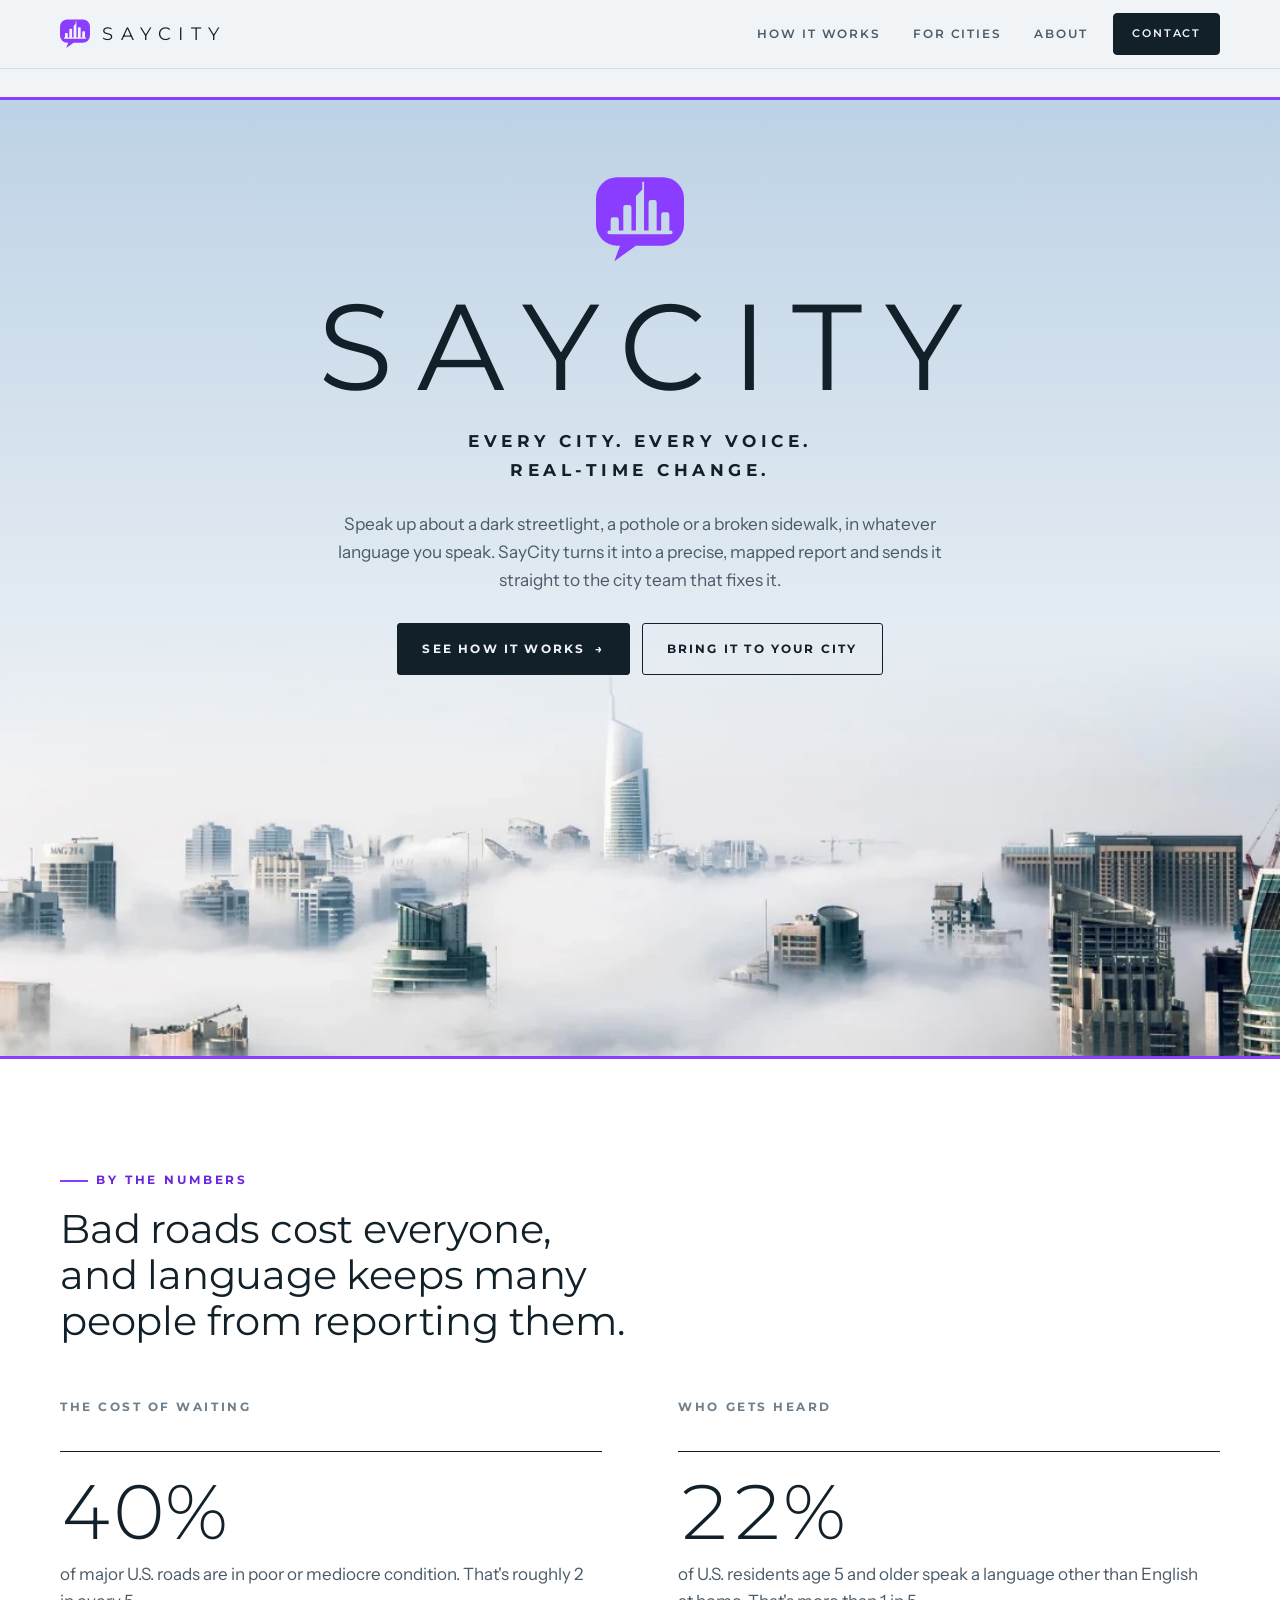
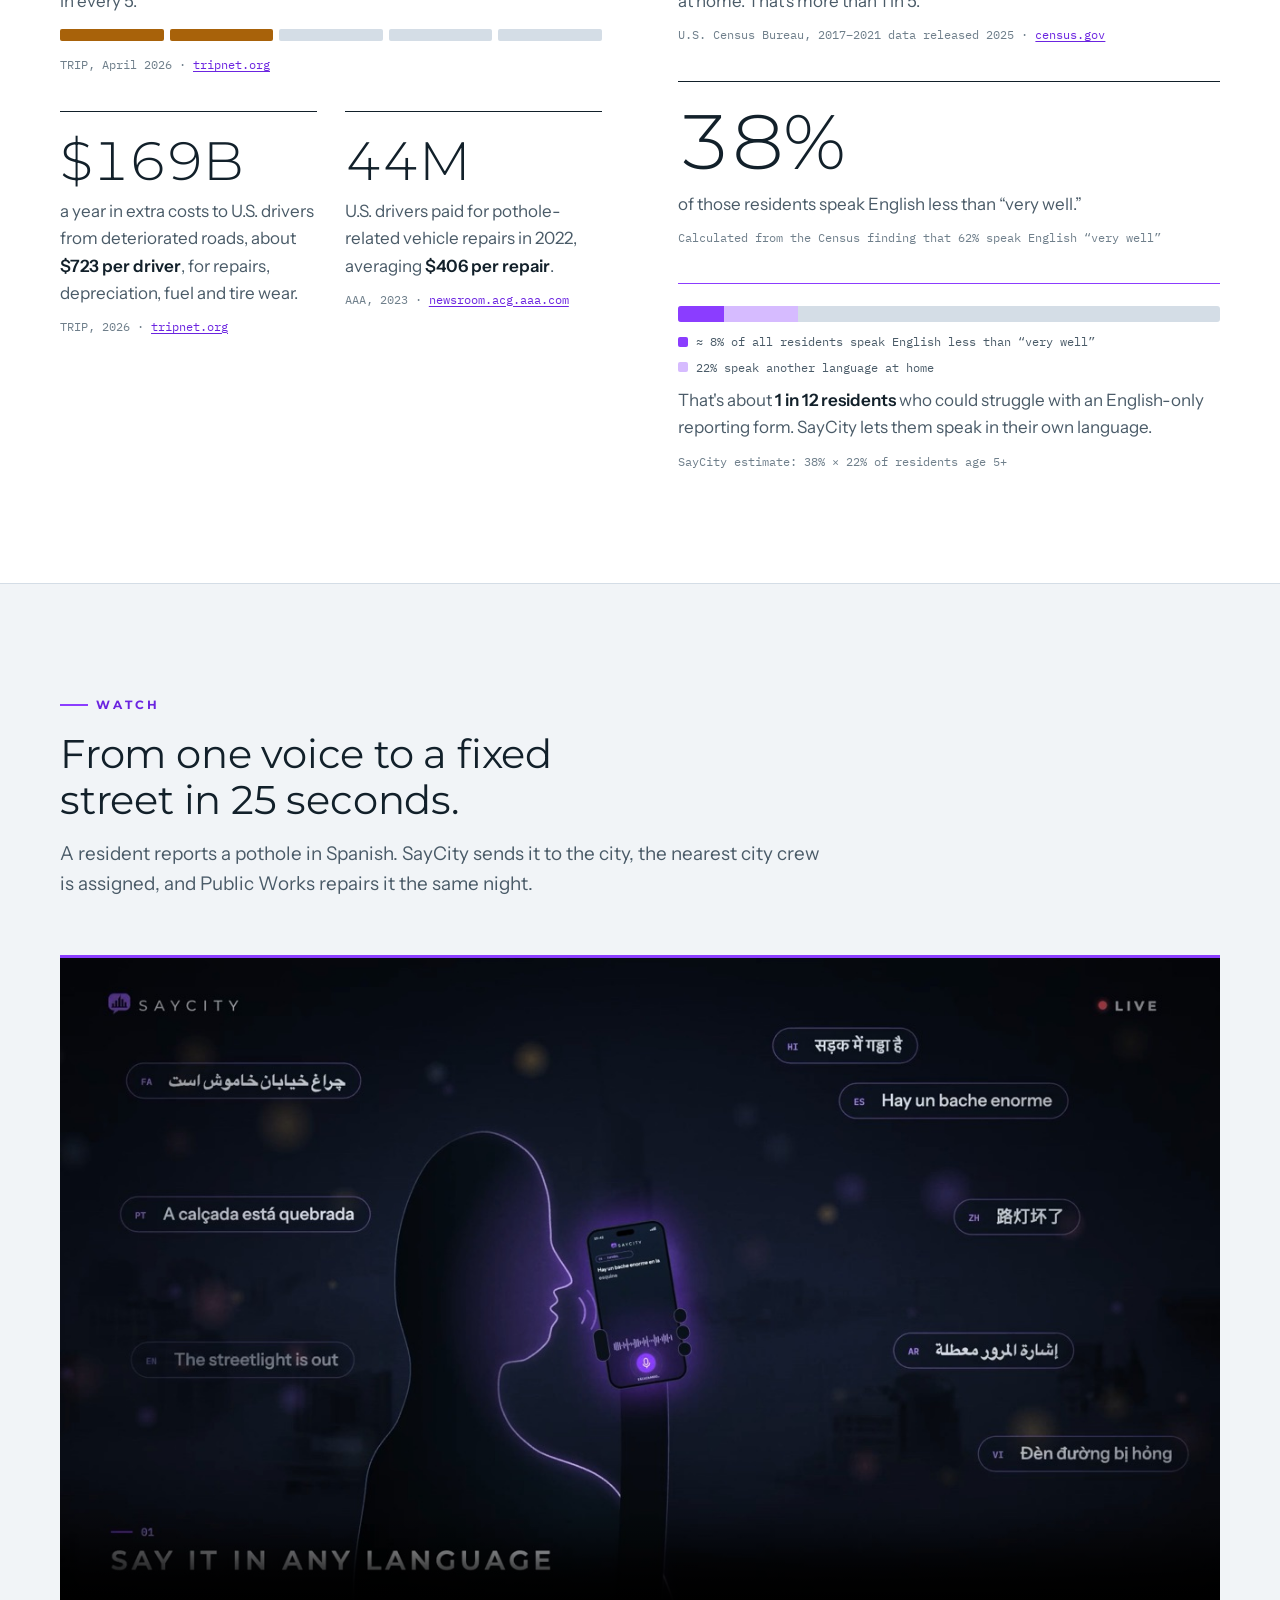
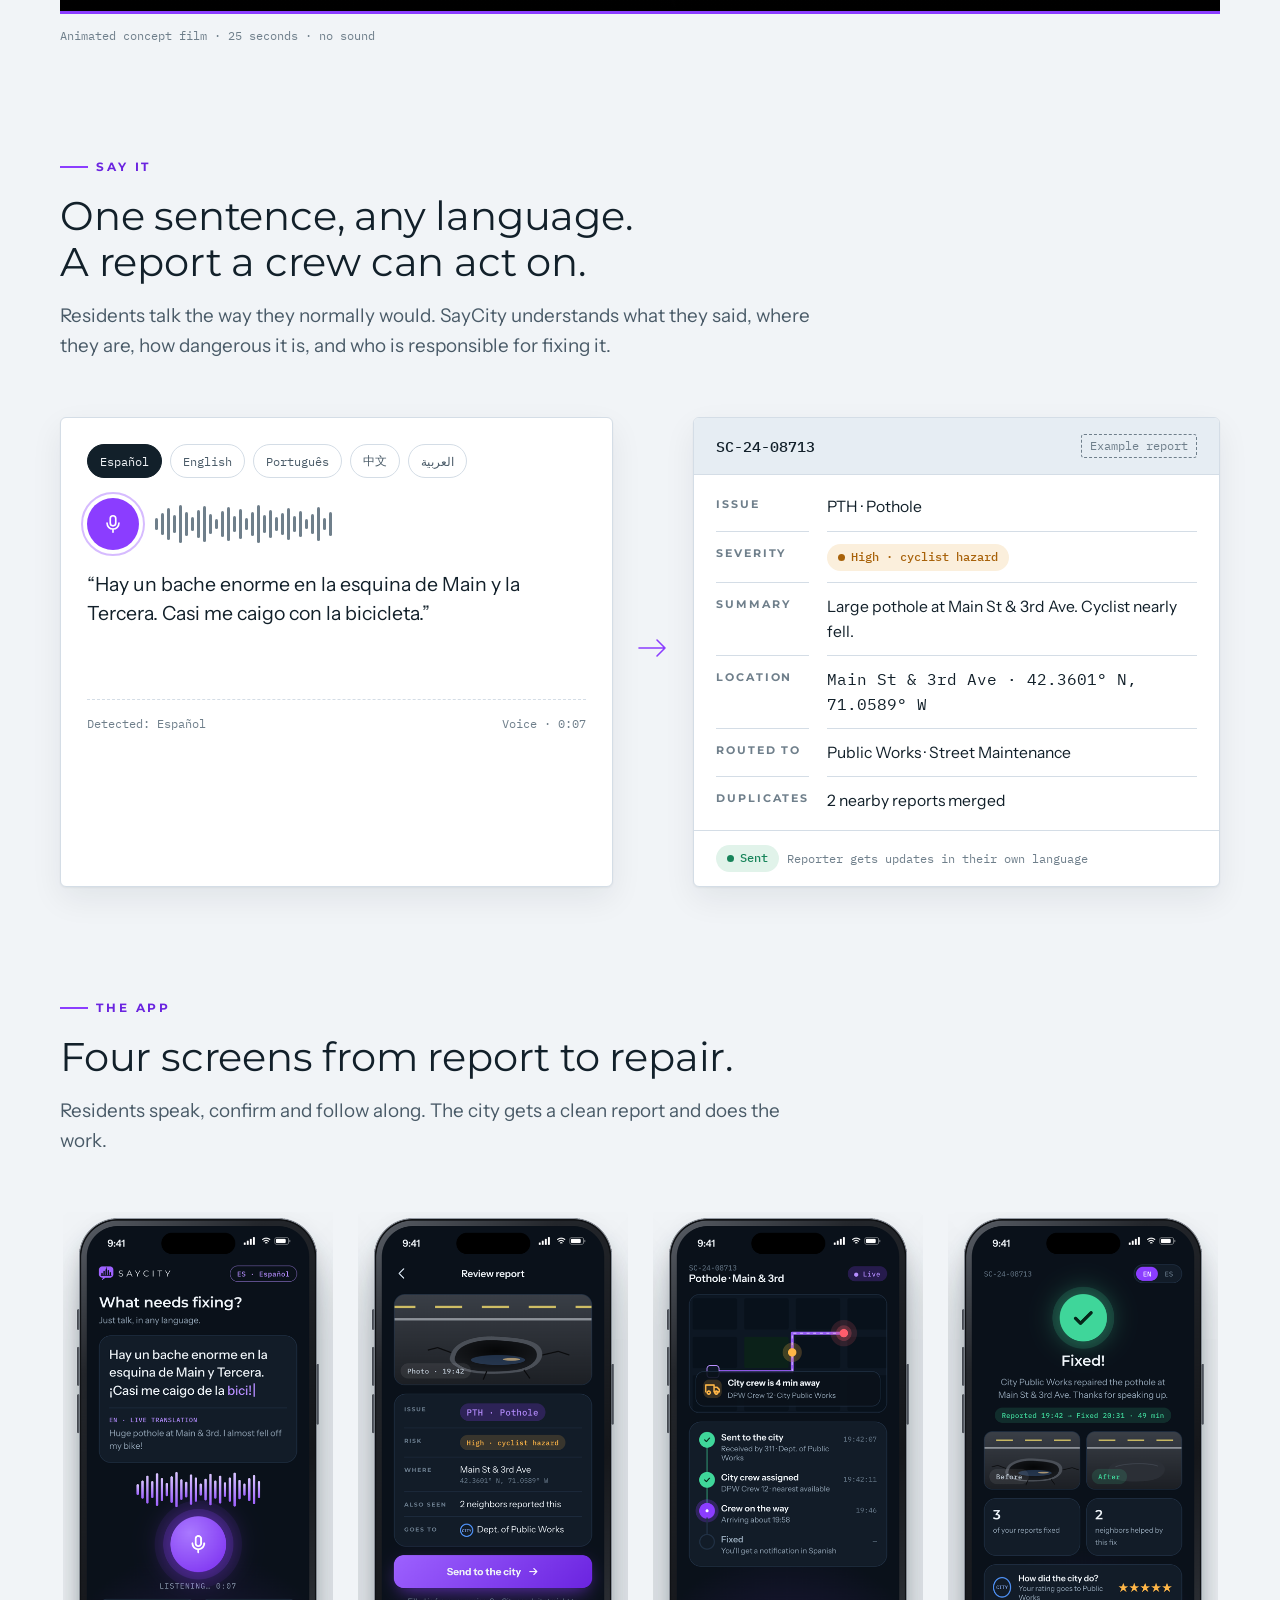
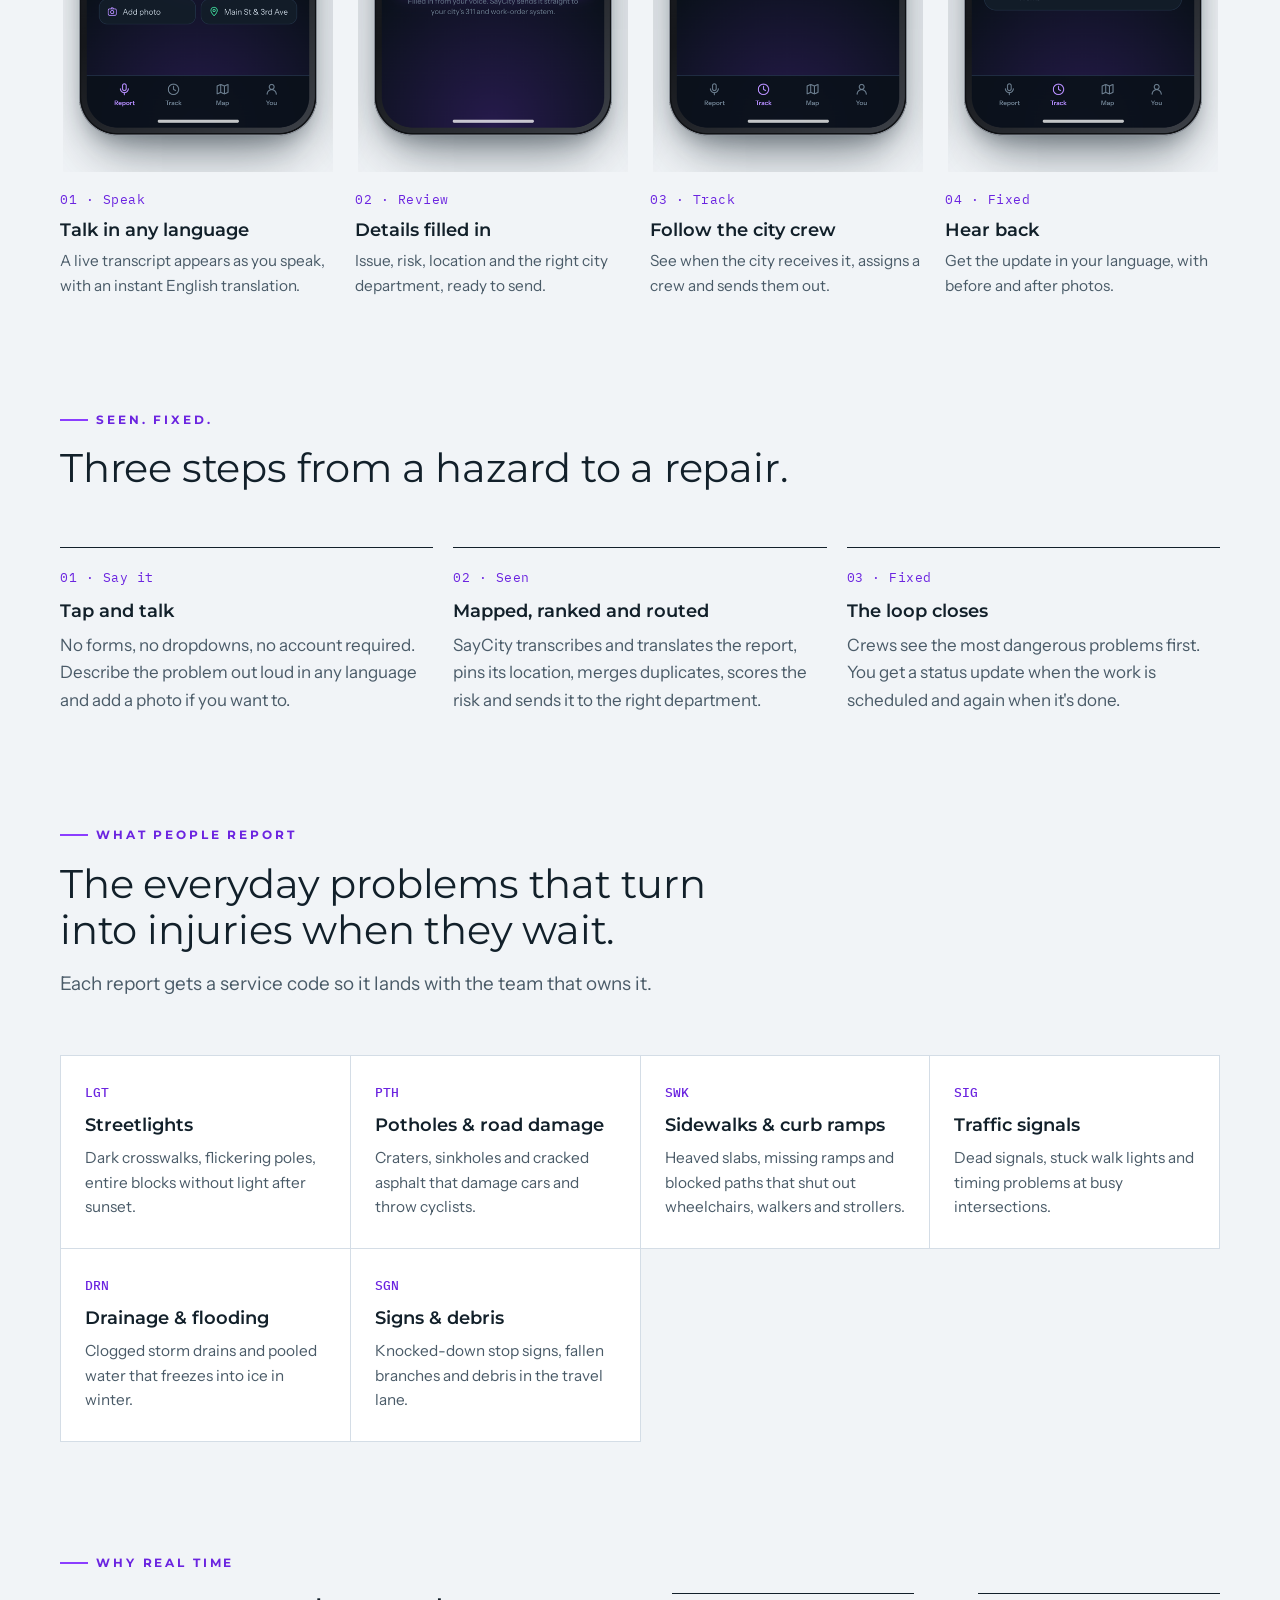
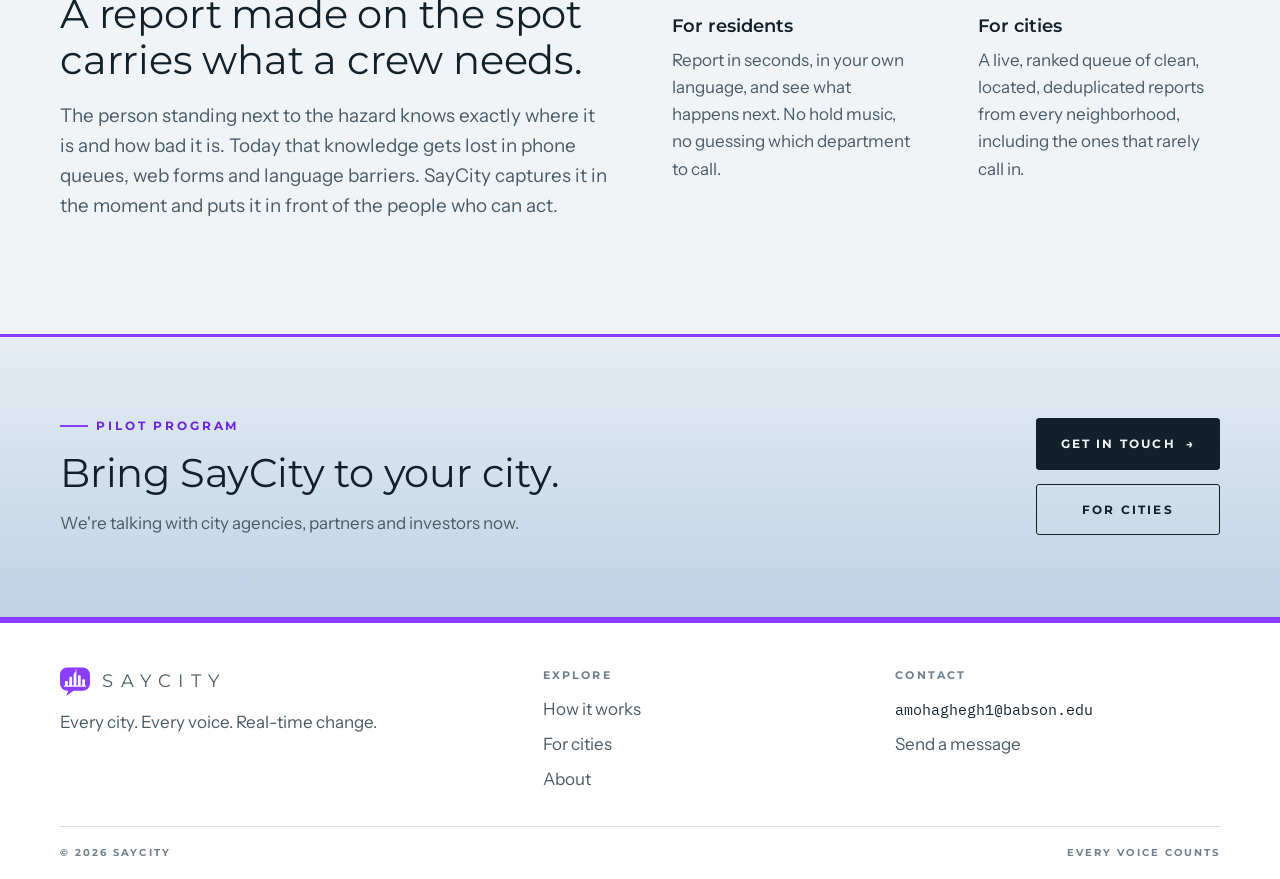
<file: index.html>
<!doctype html>
<html lang="en">
<head>
<meta charset="utf-8">
<meta name="viewport" content="width=device-width, initial-scale=1, viewport-fit=cover">
<title>SayCity</title>
<meta name="claude:viewport-fit-sides" content="cover">
<meta name="description" content="SayCity lets anyone report infrastructure problems by voice, in any language, and routes them to the city team that fixes them in real time.">
<link rel="preconnect" href="https://fonts.googleapis.com">
<link rel="preconnect" href="https://fonts.gstatic.com" crossorigin>
<link rel="stylesheet" href="https://fonts.googleapis.com/css2?family=IBM+Plex+Mono:wght@400;500&family=Instrument+Sans:wght@400;500;600&family=Montserrat:wght@300;400;500;600;700&display=swap">
<link rel="stylesheet" href="styles.css">

<link rel="icon" type="image/png" href="assets/favicon-32.png">
</head>
<body>

<header class="site-header">
  <div class="wrap nav">
    <a class="brand" href="index.html" aria-label="SayCity home">
      <svg class="brand-mark" viewBox="40 50 432 432" aria-hidden="true"><path style="fill: var(--signal)" fill-rule="evenodd" d="M144 56H368A104 104 0 0 1 472 160V288A104 104 0 0 1 368 392H236L130 468L158 392H144A104 104 0 0 1 40 288V160A104 104 0 0 1 144 56ZM105 336A9 9 0 0 1 105 318H112V264A12 12 0 0 1 124 252H140A12 12 0 0 1 152 264V318H174V204A12 12 0 0 1 186 192H202A12 12 0 0 1 214 204V318H236V150L267 116V78H276V318H298V180A12 12 0 0 1 310 168H326A12 12 0 0 1 338 180V318H360V240A12 12 0 0 1 372 228H388A12 12 0 0 1 400 240V318H407A9 9 0 0 1 407 336Z"/></svg>
      SAYCITY
    </a>
    <button class="nav-toggle" type="button" aria-expanded="false" aria-controls="nav-links" aria-label="Open menu">
      <svg viewBox="0 0 24 24" fill="none" stroke="currentColor" stroke-width="1.8" stroke-linecap="round" aria-hidden="true"><path d="M4 7h16M4 12h16M4 17h16"/></svg>
    </button>
    <ul class="nav-links" id="nav-links">
      <li><a href="how-it-works.html">How it works</a></li>
      <li><a href="for-cities.html">For cities</a></li>
      <li><a href="about.html">About</a></li>
      <li><a class="btn" href="contact.html">Contact</a></li>
    </ul>
  </div>
</header>

<main>
  <section class="hero band" aria-labelledby="hero-title">
    <div class="wrap hero-copy">
      <svg class="hero-mark" viewBox="40 50 432 432" aria-hidden="true"><path style="fill: var(--signal)" fill-rule="evenodd" d="M144 56H368A104 104 0 0 1 472 160V288A104 104 0 0 1 368 392H236L130 468L158 392H144A104 104 0 0 1 40 288V160A104 104 0 0 1 144 56ZM105 336A9 9 0 0 1 105 318H112V264A12 12 0 0 1 124 252H140A12 12 0 0 1 152 264V318H174V204A12 12 0 0 1 186 192H202A12 12 0 0 1 214 204V318H236V150L267 116V78H276V318H298V180A12 12 0 0 1 310 168H326A12 12 0 0 1 338 180V318H360V240A12 12 0 0 1 372 228H388A12 12 0 0 1 400 240V318H407A9 9 0 0 1 407 336Z"/></svg>
      <h1 id="hero-title" class="wordmark">SAYCITY</h1>
      <p class="tagline">Every city. Every voice.<br>Real-time change.</p>
      <p class="hero-sub">Speak up about a dark streetlight, a pothole or a broken sidewalk, in whatever language you speak. SayCity turns it into a precise, mapped report and sends it straight to the city team that fixes it.</p>
      <div class="btn-row">
        <a class="btn" href="how-it-works.html">See how it works <span class="arrow" aria-hidden="true">→</span></a>
        <a class="btn btn-ghost" href="for-cities.html">Bring it to your city</a>
      </div>
    </div>
    <div class="hero-photo">
      <img src="assets/skyline.jpg" alt="City towers rising above a layer of morning fog" width="1100" height="410">
    </div>
  </section>

  <section class="section stats" aria-labelledby="stats-title">
    <div class="wrap">
      <div class="section-head">
        <span class="eyebrow">By the numbers</span>
        <h2 id="stats-title">Bad roads cost everyone, and language keeps many people from reporting them.</h2>
      </div>
      <div class="stats-grid">
        <div class="stat-group">
          <h3 class="group-label">The cost of waiting</h3>
          <div class="stat">
            <div class="figure">40%</div>
            <p>of major U.S. roads are in poor or mediocre condition. That's roughly 2 in every 5.</p>
            <div class="roadbar" role="img" aria-label="2 of 5 road segments marked poor or mediocre"><i class="bad"></i><i class="bad"></i><i></i><i></i><i></i></div>
            <cite>TRIP, April 2026 · <a href="https://tripnet.org" target="_blank" rel="noopener">tripnet.org</a></cite>
          </div>
          <div class="stat-pair">
            <div class="stat">
              <div class="figure">$169B</div>
              <p>a year in extra costs to U.S. drivers from deteriorated roads, about <strong>$723 per driver</strong>, for repairs, depreciation, fuel and tire wear.</p>
              <cite>TRIP, 2026 · <a href="https://tripnet.org" target="_blank" rel="noopener">tripnet.org</a></cite>
            </div>
            <div class="stat">
              <div class="figure">44M</div>
              <p>U.S. drivers paid for pothole-related vehicle repairs in 2022, averaging <strong>$406 per repair</strong>.</p>
              <cite>AAA, 2023 · <a href="https://newsroom.acg.aaa.com" target="_blank" rel="noopener">newsroom.acg.aaa.com</a></cite>
            </div>
          </div>
        </div>

        <div class="stat-group">
          <h3 class="group-label">Who gets heard</h3>
          <div class="stat">
            <div class="figure">22%</div>
            <p>of U.S. residents age 5 and older speak a language other than English at home. That's more than 1 in 5.</p>
            <cite>U.S. Census Bureau, 2017–2021 data released 2025 · <a href="https://www.census.gov" target="_blank" rel="noopener">census.gov</a></cite>
          </div>
          <div class="stat">
            <div class="figure">38%</div>
            <p>of those residents speak English less than “very well.”</p>
            <cite>Calculated from the Census finding that 62% speak English “very well”</cite>
          </div>
          <div class="stat derived">
            <div class="langbar" role="img" aria-label="Of all U.S. residents age 5 and up, 22% speak another language at home and about 8% speak English less than very well">
              <span class="seg-other" style="width: 22%"></span><span class="seg-limited" style="width: 8.4%"></span>
            </div>
            <div class="legend">
              <span><i class="sw-limited"></i>≈ 8% of all residents speak English less than “very well”</span>
              <span><i class="sw-other"></i>22% speak another language at home</span>
            </div>
            <p>That's about <strong>1 in 12 residents</strong> who could struggle with an English-only reporting form. SayCity lets them speak in their own language.</p>
            <cite>SayCity estimate: 38% × 22% of residents age 5+</cite>
          </div>
        </div>
      </div>
    </div>
  </section>

  <section class="section" aria-labelledby="film-title">
    <div class="wrap">
      <div class="section-head">
        <span class="eyebrow">Watch</span>
        <h2 id="film-title">From one voice to a fixed street in 25 seconds.</h2>
        <p class="lede">A resident reports a pothole in Spanish. SayCity sends it to the city, the nearest city crew is assigned, and Public Works repairs it the same night.</p>
      </div>
      <figure class="film">
        <div class="film-frame">
          <video id="film" controls playsinline preload="metadata" poster="assets/film-poster.jpg" width="1920" height="1080">
            <source src="assets/saycity-film.mp4" type="video/mp4">
          </video>
        </div>
        <figcaption class="film-note">Animated concept film · 25 seconds · no sound</figcaption>
      </figure>
    </div>
  </section>

  <section class="section" aria-labelledby="demo-title">
    <div class="wrap">
      <div class="section-head">
        <span class="eyebrow">Say it</span>
        <h2 id="demo-title">One sentence, any language. A report a crew can act on.</h2>
        <p class="lede">Residents talk the way they normally would. SayCity understands what they said, where they are, how dangerous it is, and who is responsible for fixing it.</p>
      </div>

      <div class="demo" id="demo">
        <div class="panel voice">
          <div class="lang-chips" role="tablist" aria-label="Example languages">
            <button class="chip-btn" type="button" role="tab" aria-selected="true">Español</button>
            <button class="chip-btn" type="button" role="tab" aria-selected="false">English</button>
            <button class="chip-btn" type="button" role="tab" aria-selected="false">Português</button>
            <button class="chip-btn" type="button" role="tab" aria-selected="false" lang="zh">中文</button>
            <button class="chip-btn" type="button" role="tab" aria-selected="false" lang="ar">العربية</button>
          </div>
          <div class="mic-row" aria-hidden="true">
            <div class="mic"><svg viewBox="0 0 24 24" fill="none" stroke="currentColor" stroke-width="1.8" stroke-linecap="round"><rect x="9" y="3" width="6" height="11" rx="3"/><path d="M5.5 11a6.5 6.5 0 0 0 13 0M12 17.5V21"/></svg></div>
            <div class="wave">
              <i style="--h:30%;--d:-.1s"></i><i style="--h:55%;--d:-.3s"></i><i style="--h:80%;--d:-.5s"></i><i style="--h:45%;--d:-.2s"></i><i style="--h:95%;--d:-.7s"></i><i style="--h:60%;--d:-.4s"></i><i style="--h:35%;--d:-.9s"></i><i style="--h:70%;--d:-.15s"></i><i style="--h:90%;--d:-.6s"></i><i style="--h:50%;--d:-.35s"></i><i style="--h:25%;--d:-.8s"></i><i style="--h:65%;--d:-.25s"></i><i style="--h:85%;--d:-.55s"></i><i style="--h:40%;--d:-.45s"></i><i style="--h:75%;--d:-.05s"></i><i style="--h:30%;--d:-.65s"></i><i style="--h:60%;--d:-.85s"></i><i style="--h:95%;--d:-.2s"></i><i style="--h:45%;--d:-.75s"></i><i style="--h:70%;--d:-.3s"></i><i style="--h:35%;--d:-.5s"></i><i style="--h:55%;--d:-.1s"></i><i style="--h:80%;--d:-.95s"></i><i style="--h:40%;--d:-.4s"></i><i style="--h:65%;--d:-.6s"></i><i style="--h:25%;--d:-.25s"></i><i style="--h:50%;--d:-.7s"></i><i style="--h:85%;--d:-.15s"></i><i style="--h:30%;--d:-.55s"></i><i style="--h:60%;--d:-.35s"></i>
            </div>
          </div>
          <p class="quote fade-swap" data-f="said" lang="es">“Hay un bache enorme en la esquina de Main y la Tercera. Casi me caigo con la bicicleta.”</p>
          <div class="quote-meta fade-swap"><span data-f="lang">Detected: Español</span><span>Voice · 0:07</span></div>
        </div>

        <div class="demo-arrow" aria-hidden="true">
          <svg viewBox="0 0 40 40" fill="none" stroke="currentColor" stroke-width="1.6" stroke-linecap="round" stroke-linejoin="round"><path d="M6 20h26M24 12l8 8-8 8"/></svg>
        </div>

        <article class="panel ticket" aria-live="polite">
          <div class="ticket-head">
            <span class="mono fade-swap" data-f="id">SC-24-08713</span>
            <span class="example-tag">Example report</span>
          </div>
          <dl class="fade-swap">
            <dt>Issue</dt><dd data-f="cat">PTH · Pothole</dd>
            <dt>Severity</dt><dd><span class="pill high" data-f="sev">High · cyclist hazard</span></dd>
            <dt>Summary</dt><dd data-f="en">Large pothole at Main St &amp; 3rd Ave. Cyclist nearly fell.</dd>
            <dt>Location</dt><dd class="mono" data-f="loc">Main St &amp; 3rd Ave · 42.3601° N, 71.0589° W</dd>
            <dt>Routed to</dt><dd data-f="route">Public Works · Street Maintenance</dd>
            <dt>Duplicates</dt><dd data-f="dupes">2 nearby reports merged</dd>
          </dl>
          <div class="ticket-foot"><span class="pill ok">Sent</span> Reporter gets updates in their own language</div>
        </article>
      </div>
    </div>
  </section>

  <section class="section" aria-labelledby="app-title">
    <div class="wrap">
      <div class="section-head">
        <span class="eyebrow">The app</span>
        <h2 id="app-title">Four screens from report to repair.</h2>
        <p class="lede">Residents speak, confirm and follow along. The city gets a clean report and does the work.</p>
      </div>
      <ol class="screens">
        <li>
          <img src="assets/screen-1-speak.png" alt="Speak screen: a Spanish voice report transcribed live with an English translation" width="531" height="1100" loading="lazy">
          <span class="step-num">01 · Speak</span>
          <h3>Talk in any language</h3>
          <p>A live transcript appears as you speak, with an instant English translation.</p>
        </li>
        <li>
          <img src="assets/screen-2-review.png" alt="Review screen: pothole photo with issue, risk, location and city department filled in" width="531" height="1100" loading="lazy">
          <span class="step-num">02 · Review</span>
          <h3>Details filled in</h3>
          <p>Issue, risk, location and the right city department, ready to send.</p>
        </li>
        <li>
          <img src="assets/screen-3-track.png" alt="Track screen: map of a city crew on the way and a status timeline" width="531" height="1100" loading="lazy">
          <span class="step-num">03 · Track</span>
          <h3>Follow the city crew</h3>
          <p>See when the city receives it, assigns a crew and sends them out.</p>
        </li>
        <li>
          <img src="assets/screen-4-fixed.png" alt="Fixed screen: confirmation with before and after photos and a language toggle" width="531" height="1100" loading="lazy">
          <span class="step-num">04 · Fixed</span>
          <h3>Hear back</h3>
          <p>Get the update in your language, with before and after photos.</p>
        </li>
      </ol>
    </div>
  </section>

  <section class="section" aria-labelledby="flow-title">
    <div class="wrap">
      <div class="section-head">
        <span class="eyebrow">Seen. Fixed.</span>
        <h2 id="flow-title">Three steps from a hazard to a repair.</h2>
      </div>
      <div class="grid-3">
        <div class="tile">
          <span class="step-num">01 · Say it</span>
          <h3>Tap and talk</h3>
          <p>No forms, no dropdowns, no account required. Describe the problem out loud in any language and add a photo if you want to.</p>
        </div>
        <div class="tile">
          <span class="step-num">02 · Seen</span>
          <h3>Mapped, ranked and routed</h3>
          <p>SayCity transcribes and translates the report, pins its location, merges duplicates, scores the risk and sends it to the right department.</p>
        </div>
        <div class="tile">
          <span class="step-num">03 · Fixed</span>
          <h3>The loop closes</h3>
          <p>Crews see the most dangerous problems first. You get a status update when the work is scheduled and again when it's done.</p>
        </div>
      </div>
    </div>
  </section>

  <section class="section" aria-labelledby="codes-title">
    <div class="wrap">
      <div class="section-head">
        <span class="eyebrow">What people report</span>
        <h2 id="codes-title">The everyday problems that turn into injuries when they wait.</h2>
        <p class="lede">Each report gets a service code so it lands with the team that owns it.</p>
      </div>
      <div class="codes">
        <div class="code-cell"><span class="code">LGT</span><h3>Streetlights</h3><p>Dark crosswalks, flickering poles, entire blocks without light after sunset.</p></div>
        <div class="code-cell"><span class="code">PTH</span><h3>Potholes &amp; road damage</h3><p>Craters, sinkholes and cracked asphalt that damage cars and throw cyclists.</p></div>
        <div class="code-cell"><span class="code">SWK</span><h3>Sidewalks &amp; curb ramps</h3><p>Heaved slabs, missing ramps and blocked paths that shut out wheelchairs, walkers and strollers.</p></div>
        <div class="code-cell"><span class="code">SIG</span><h3>Traffic signals</h3><p>Dead signals, stuck walk lights and timing problems at busy intersections.</p></div>
        <div class="code-cell"><span class="code">DRN</span><h3>Drainage &amp; flooding</h3><p>Clogged storm drains and pooled water that freezes into ice in winter.</p></div>
        <div class="code-cell"><span class="code">SGN</span><h3>Signs &amp; debris</h3><p>Knocked-down stop signs, fallen branches and debris in the travel lane.</p></div>
      </div>
    </div>
  </section>

  <section class="section" aria-labelledby="why-title">
    <div class="wrap grid-2">
      <div class="stack">
        <span class="eyebrow">Why real time</span>
        <h2 id="why-title">A report made on the spot carries what a crew needs.</h2>
        <p class="lede">The person standing next to the hazard knows exactly where it is and how bad it is. Today that knowledge gets lost in phone queues, web forms and language barriers. SayCity captures it in the moment and puts it in front of the people who can act.</p>
      </div>
      <div class="grid-2" style="align-items: start;">
        <div class="tile">
          <h3>For residents</h3>
          <p>Report in seconds, in your own language, and see what happens next. No hold music, no guessing which department to call.</p>
        </div>
        <div class="tile">
          <h3>For cities</h3>
          <p>A live, ranked queue of clean, located, deduplicated reports from every neighborhood, including the ones that rarely call in.</p>
        </div>
      </div>
    </div>
  </section>

  <section class="cta band" aria-labelledby="cta-title">
    <div class="wrap cta-inner">
      <div>
        <span class="eyebrow">Pilot program</span>
        <h2 id="cta-title">Bring SayCity to your city.</h2>
        <p class="muted">We're talking with city agencies, partners and investors now.</p>
      </div>
      <div class="btn-row" style="flex: 0 1 auto;">
        <a class="btn" href="contact.html">Get in touch <span class="arrow" aria-hidden="true">→</span></a>
        <a class="btn btn-ghost" href="for-cities.html">For cities</a>
      </div>
    </div>
  </section>
</main>

<footer class="site-footer">
  <div class="wrap">
    <div class="footer-inner">
      <div class="stack" style="gap: 12px;">
        <a class="brand" href="index.html"><svg class="brand-mark" viewBox="40 50 432 432" aria-hidden="true"><path style="fill: var(--signal)" fill-rule="evenodd" d="M144 56H368A104 104 0 0 1 472 160V288A104 104 0 0 1 368 392H236L130 468L158 392H144A104 104 0 0 1 40 288V160A104 104 0 0 1 144 56ZM105 336A9 9 0 0 1 105 318H112V264A12 12 0 0 1 124 252H140A12 12 0 0 1 152 264V318H174V204A12 12 0 0 1 186 192H202A12 12 0 0 1 214 204V318H236V150L267 116V78H276V318H298V180A12 12 0 0 1 310 168H326A12 12 0 0 1 338 180V318H360V240A12 12 0 0 1 372 228H388A12 12 0 0 1 400 240V318H407A9 9 0 0 1 407 336Z"/></svg>SAYCITY</a>
        <p class="muted">Every city. Every voice. Real-time change.</p>
      </div>
      <div>
        <h4>Explore</h4>
        <ul>
          <li><a href="how-it-works.html">How it works</a></li>
          <li><a href="for-cities.html">For cities</a></li>
          <li><a href="about.html">About</a></li>
        </ul>
      </div>
      <div>
        <h4>Contact</h4>
        <ul>
          <li><span class="mono">amohaghegh1@babson.edu</span></li>
          <li><a href="contact.html">Send a message</a></li>
        </ul>
      </div>
    </div>
    <div class="footer-legal"><span>© 2026 SayCity</span><span>Every voice counts</span></div>
  </div>
</footer>

<script src="site.js"></script>
</body>
</html>
</file>
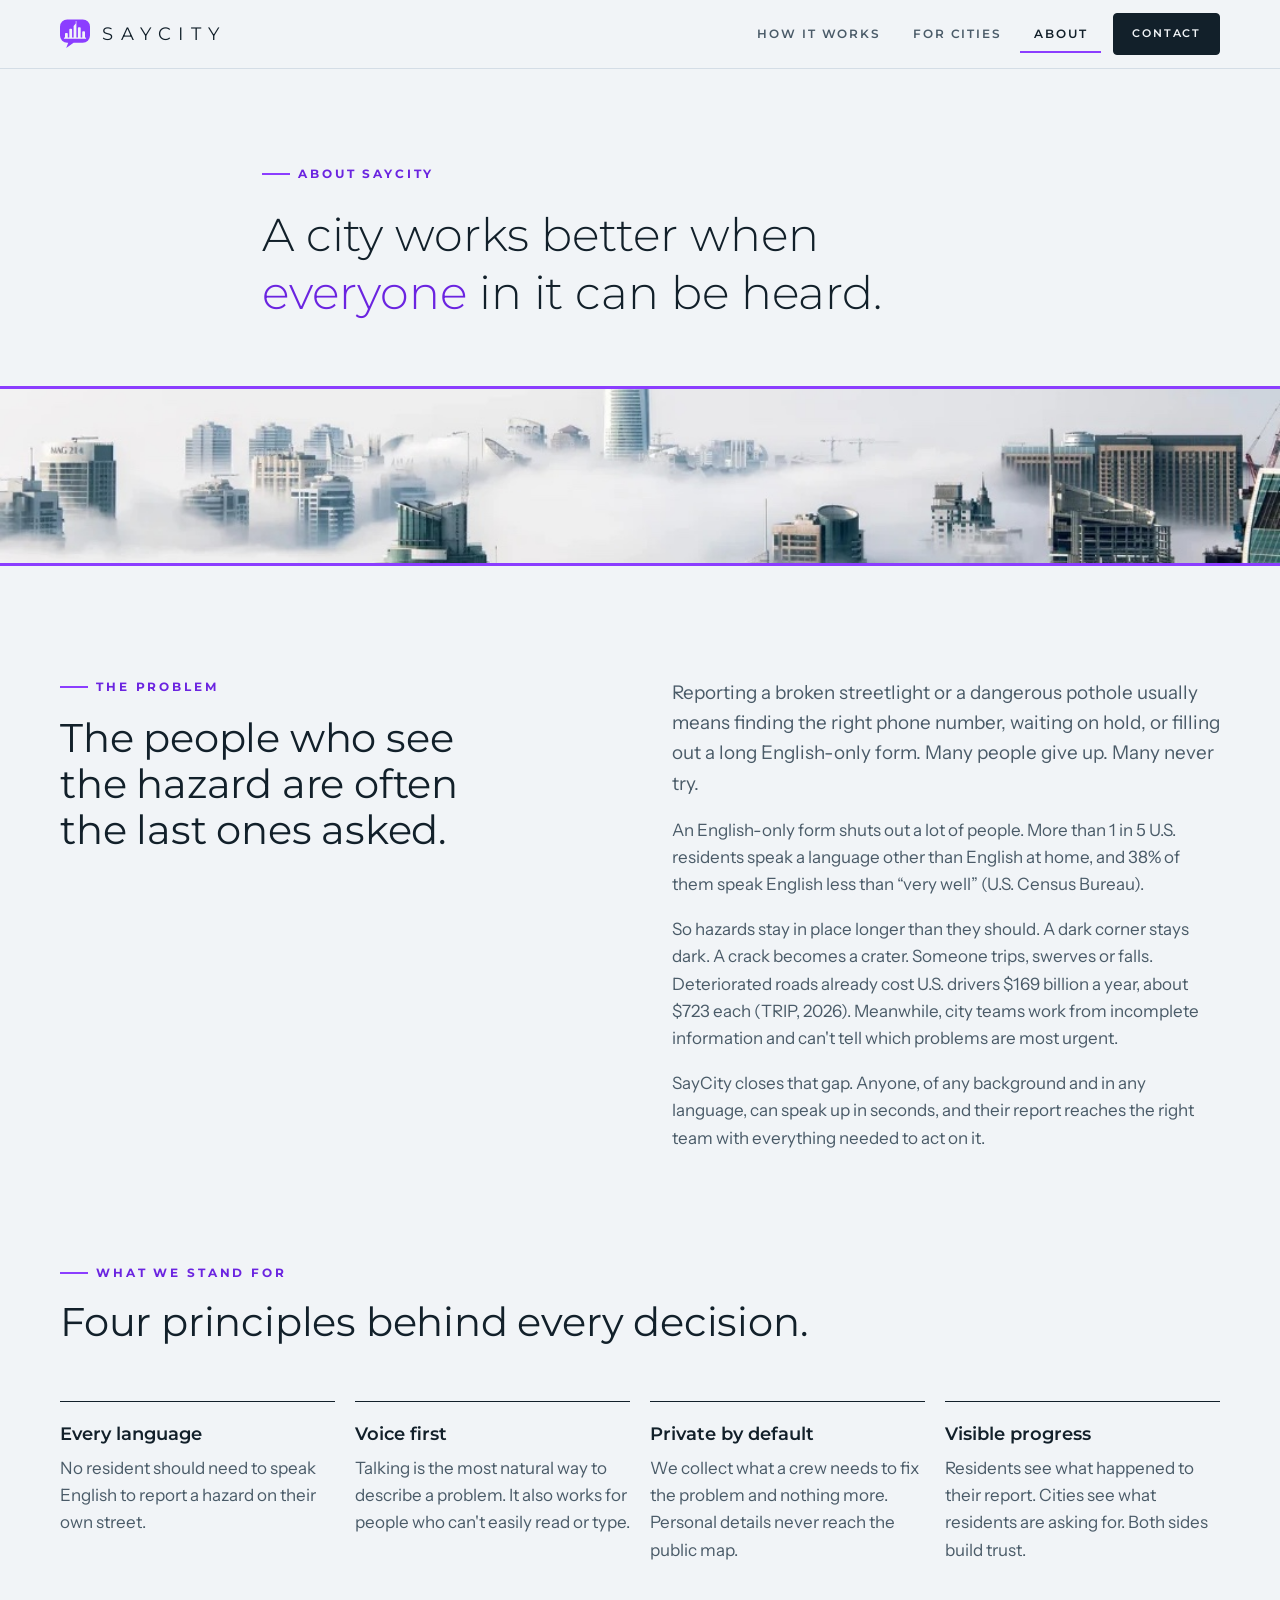
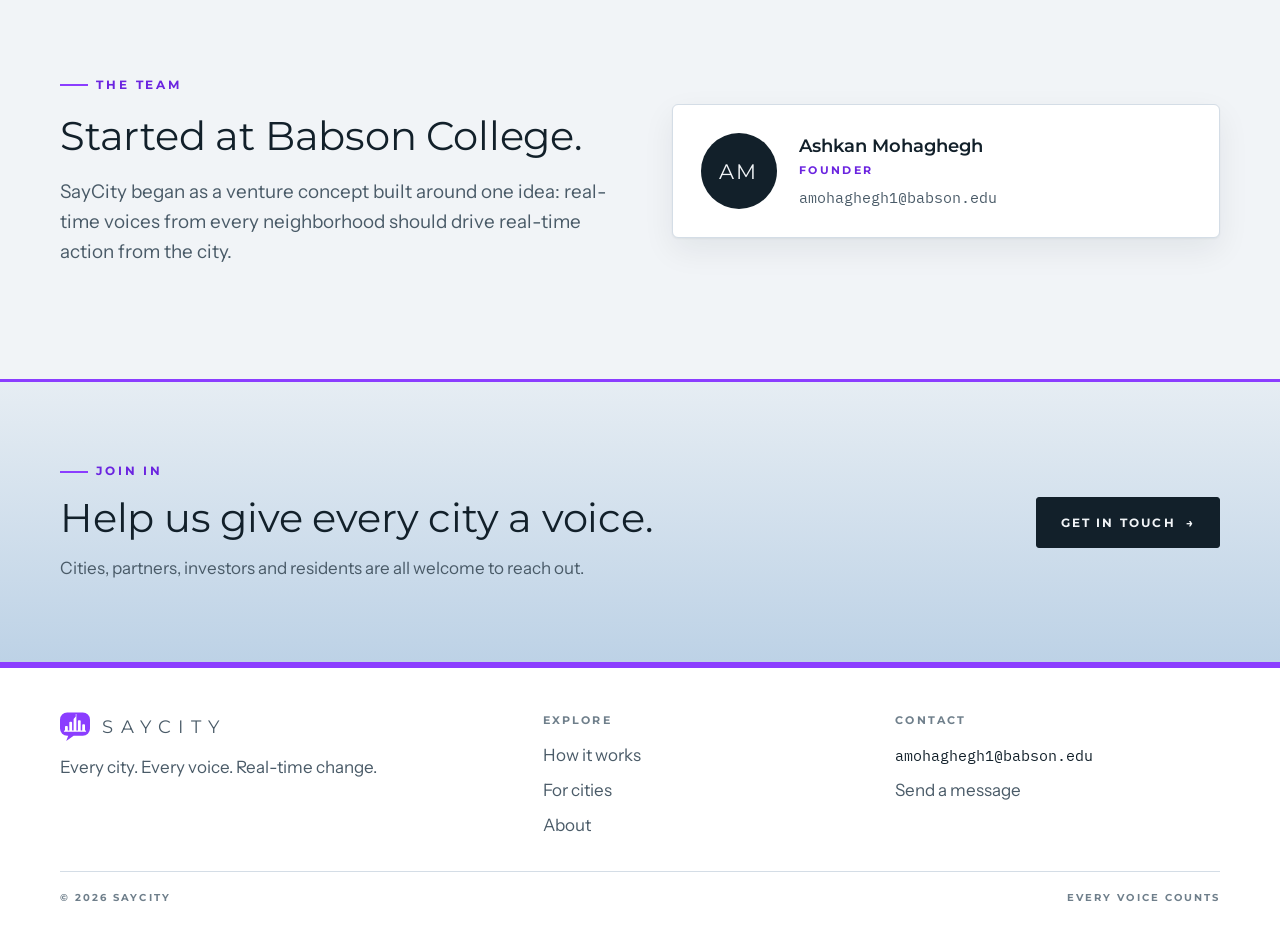
<file: about.html>
<!doctype html>
<html lang="en">
<head>
<meta charset="utf-8">
<meta name="viewport" content="width=device-width, initial-scale=1, viewport-fit=cover">
<title>About SayCity</title>
<meta name="claude:viewport-fit-sides" content="cover">
<link rel="preconnect" href="https://fonts.googleapis.com">
<link rel="preconnect" href="https://fonts.gstatic.com" crossorigin>
<link rel="stylesheet" href="https://fonts.googleapis.com/css2?family=IBM+Plex+Mono:wght@400;500&family=Instrument+Sans:wght@400;500;600&family=Montserrat:wght@300;400;500;600;700&display=swap">
<link rel="stylesheet" href="styles.css">
<link rel="icon" type="image/png" href="assets/favicon-32.png">
</head>
<body>

<header class="site-header">
  <div class="wrap nav">
    <a class="brand" href="index.html" aria-label="SayCity home">
      <svg class="brand-mark" viewBox="40 50 432 432" aria-hidden="true"><path style="fill: var(--signal)" fill-rule="evenodd" d="M144 56H368A104 104 0 0 1 472 160V288A104 104 0 0 1 368 392H236L130 468L158 392H144A104 104 0 0 1 40 288V160A104 104 0 0 1 144 56ZM105 336A9 9 0 0 1 105 318H112V264A12 12 0 0 1 124 252H140A12 12 0 0 1 152 264V318H174V204A12 12 0 0 1 186 192H202A12 12 0 0 1 214 204V318H236V150L267 116V78H276V318H298V180A12 12 0 0 1 310 168H326A12 12 0 0 1 338 180V318H360V240A12 12 0 0 1 372 228H388A12 12 0 0 1 400 240V318H407A9 9 0 0 1 407 336Z"/></svg>
      SAYCITY
    </a>
    <button class="nav-toggle" type="button" aria-expanded="false" aria-controls="nav-links" aria-label="Open menu">
      <svg viewBox="0 0 24 24" fill="none" stroke="currentColor" stroke-width="1.8" stroke-linecap="round" aria-hidden="true"><path d="M4 7h16M4 12h16M4 17h16"/></svg>
    </button>
    <ul class="nav-links" id="nav-links">
      <li><a href="how-it-works.html">How it works</a></li>
      <li><a href="for-cities.html">For cities</a></li>
      <li><a href="about.html" aria-current="page">About</a></li>
      <li><a class="btn" href="contact.html">Contact</a></li>
    </ul>
  </div>
</header>

<main>
  <section class="page-hero">
    <div class="wrap stack">
      <span class="eyebrow">About SayCity</span>
      <p class="mission">A city works better when <em>everyone</em> in it can be heard.</p>
    </div>
  </section>
  <div class="page-hero-band band"><img src="assets/skyline.jpg" alt="" width="1100" height="410"></div>

  <section class="section" aria-labelledby="problem-title">
    <div class="wrap grid-2" style="align-items: start;">
      <div class="stack">
        <span class="eyebrow">The problem</span>
        <h2 id="problem-title">The people who see the hazard are often the last ones asked.</h2>
      </div>
      <div class="stack">
        <p class="lede">Reporting a broken streetlight or a dangerous pothole usually means finding the right phone number, waiting on hold, or filling out a long English-only form. Many people give up. Many never try.</p>
        <p class="muted">An English-only form shuts out a lot of people. More than 1 in 5 U.S. residents speak a language other than English at home, and 38% of them speak English less than “very well” (U.S. Census Bureau).</p>
        <p class="muted">So hazards stay in place longer than they should. A dark corner stays dark. A crack becomes a crater. Someone trips, swerves or falls. Deteriorated roads already cost U.S. drivers $169 billion a year, about $723 each (TRIP, 2026). Meanwhile, city teams work from incomplete information and can't tell which problems are most urgent.</p>
        <p class="muted">SayCity closes that gap. Anyone, of any background and in any language, can speak up in seconds, and their report reaches the right team with everything needed to act on it.</p>
      </div>
    </div>
  </section>

  <section class="section" aria-labelledby="principles-title">
    <div class="wrap">
      <div class="section-head">
        <span class="eyebrow">What we stand for</span>
        <h2 id="principles-title">Four principles behind every decision.</h2>
      </div>
      <div class="grid-4">
        <div class="tile"><h3>Every language</h3><p>No resident should need to speak English to report a hazard on their own street.</p></div>
        <div class="tile"><h3>Voice first</h3><p>Talking is the most natural way to describe a problem. It also works for people who can't easily read or type.</p></div>
        <div class="tile"><h3>Private by default</h3><p>We collect what a crew needs to fix the problem and nothing more. Personal details never reach the public map.</p></div>
        <div class="tile"><h3>Visible progress</h3><p>Residents see what happened to their report. Cities see what residents are asking for. Both sides build trust.</p></div>
      </div>
    </div>
  </section>

  <section class="section" aria-labelledby="team-title">
    <div class="wrap grid-2">
      <div class="stack">
        <span class="eyebrow">The team</span>
        <h2 id="team-title">Started at Babson College.</h2>
        <p class="lede">SayCity began as a venture concept built around one idea: real-time voices from every neighborhood should drive real-time action from the city.</p>
      </div>
      <div class="panel founder">
        <div class="monogram" aria-hidden="true">AM</div>
        <div class="stack" style="gap: 6px; min-width: 0;">
          <h3>Ashkan Mohaghegh</h3>
          <span class="tracked" style="font-size: .66rem; color: var(--signal-ink);">Founder</span>
          <span class="mono" style="color: var(--ink-2); overflow-wrap: anywhere;">amohaghegh1@babson.edu</span>
        </div>
      </div>
    </div>
  </section>

  <section class="cta band" aria-labelledby="cta-title">
    <div class="wrap cta-inner">
      <div>
        <span class="eyebrow">Join in</span>
        <h2 id="cta-title">Help us give every city a voice.</h2>
        <p class="muted">Cities, partners, investors and residents are all welcome to reach out.</p>
      </div>
      <div class="btn-row" style="flex: 0 1 auto;">
        <a class="btn" href="contact.html">Get in touch <span class="arrow" aria-hidden="true">→</span></a>
      </div>
    </div>
  </section>
</main>

<footer class="site-footer">
  <div class="wrap">
    <div class="footer-inner">
      <div class="stack" style="gap: 12px;">
        <a class="brand" href="index.html"><svg class="brand-mark" viewBox="40 50 432 432" aria-hidden="true"><path style="fill: var(--signal)" fill-rule="evenodd" d="M144 56H368A104 104 0 0 1 472 160V288A104 104 0 0 1 368 392H236L130 468L158 392H144A104 104 0 0 1 40 288V160A104 104 0 0 1 144 56ZM105 336A9 9 0 0 1 105 318H112V264A12 12 0 0 1 124 252H140A12 12 0 0 1 152 264V318H174V204A12 12 0 0 1 186 192H202A12 12 0 0 1 214 204V318H236V150L267 116V78H276V318H298V180A12 12 0 0 1 310 168H326A12 12 0 0 1 338 180V318H360V240A12 12 0 0 1 372 228H388A12 12 0 0 1 400 240V318H407A9 9 0 0 1 407 336Z"/></svg>SAYCITY</a>
        <p class="muted">Every city. Every voice. Real-time change.</p>
      </div>
      <div>
        <h4>Explore</h4>
        <ul>
          <li><a href="how-it-works.html">How it works</a></li>
          <li><a href="for-cities.html">For cities</a></li>
          <li><a href="about.html">About</a></li>
        </ul>
      </div>
      <div>
        <h4>Contact</h4>
        <ul>
          <li><span class="mono">amohaghegh1@babson.edu</span></li>
          <li><a href="contact.html">Send a message</a></li>
        </ul>
      </div>
    </div>
    <div class="footer-legal"><span>© 2026 SayCity</span><span>Every voice counts</span></div>
  </div>
</footer>

<script src="site.js"></script>
</body>
</html>
</file>
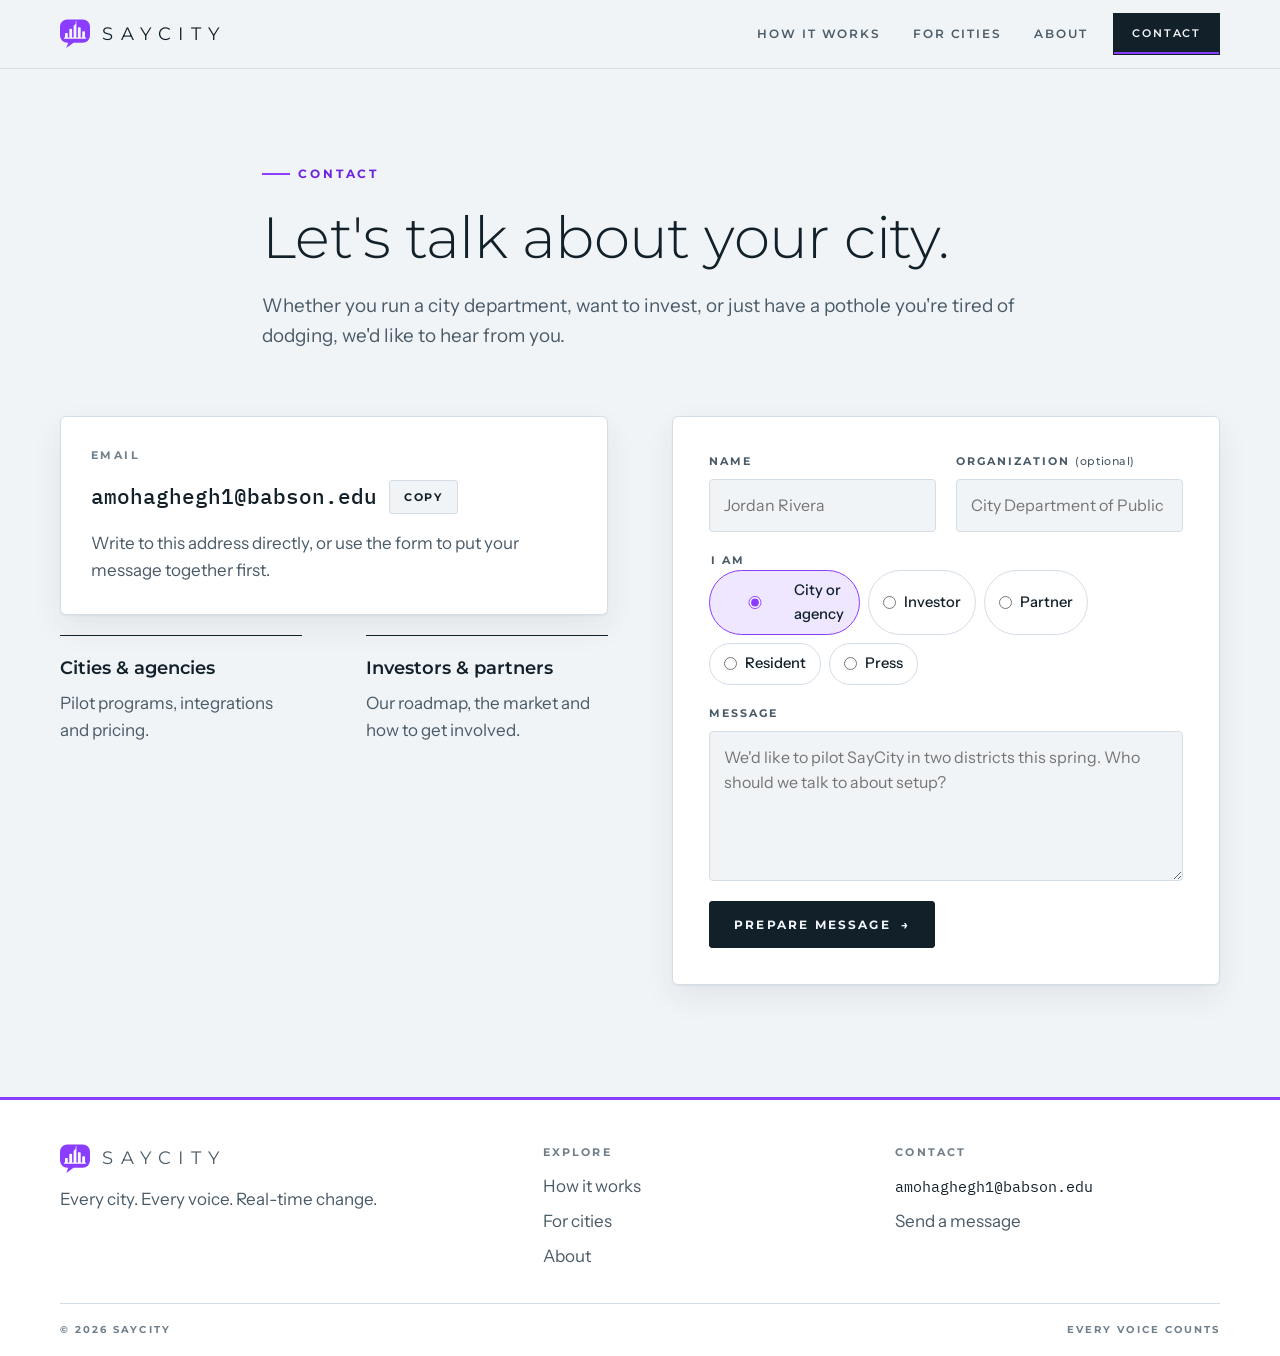
<file: contact.html>
<!doctype html>
<html lang="en">
<head>
<meta charset="utf-8">
<meta name="viewport" content="width=device-width, initial-scale=1, viewport-fit=cover">
<title>Contact SayCity</title>
<meta name="claude:viewport-fit-sides" content="cover">
<link rel="preconnect" href="https://fonts.googleapis.com">
<link rel="preconnect" href="https://fonts.gstatic.com" crossorigin>
<link rel="stylesheet" href="https://fonts.googleapis.com/css2?family=IBM+Plex+Mono:wght@400;500&family=Instrument+Sans:wght@400;500;600&family=Montserrat:wght@300;400;500;600;700&display=swap">
<link rel="stylesheet" href="styles.css">
<link rel="icon" type="image/png" href="assets/favicon-32.png">
</head>
<body>

<header class="site-header">
  <div class="wrap nav">
    <a class="brand" href="index.html" aria-label="SayCity home">
      <svg class="brand-mark" viewBox="40 50 432 432" aria-hidden="true"><path style="fill: var(--signal)" fill-rule="evenodd" d="M144 56H368A104 104 0 0 1 472 160V288A104 104 0 0 1 368 392H236L130 468L158 392H144A104 104 0 0 1 40 288V160A104 104 0 0 1 144 56ZM105 336A9 9 0 0 1 105 318H112V264A12 12 0 0 1 124 252H140A12 12 0 0 1 152 264V318H174V204A12 12 0 0 1 186 192H202A12 12 0 0 1 214 204V318H236V150L267 116V78H276V318H298V180A12 12 0 0 1 310 168H326A12 12 0 0 1 338 180V318H360V240A12 12 0 0 1 372 228H388A12 12 0 0 1 400 240V318H407A9 9 0 0 1 407 336Z"/></svg>
      SAYCITY
    </a>
    <button class="nav-toggle" type="button" aria-expanded="false" aria-controls="nav-links" aria-label="Open menu">
      <svg viewBox="0 0 24 24" fill="none" stroke="currentColor" stroke-width="1.8" stroke-linecap="round" aria-hidden="true"><path d="M4 7h16M4 12h16M4 17h16"/></svg>
    </button>
    <ul class="nav-links" id="nav-links">
      <li><a href="how-it-works.html">How it works</a></li>
      <li><a href="for-cities.html">For cities</a></li>
      <li><a href="about.html">About</a></li>
      <li><a class="btn" href="contact.html" aria-current="page">Contact</a></li>
    </ul>
  </div>
</header>

<main>
  <section class="page-hero">
    <div class="wrap stack">
      <span class="eyebrow">Contact</span>
      <h1>Let's talk about your city.</h1>
      <p class="lede">Whether you run a city department, want to invest, or just have a pothole you're tired of dodging, we'd like to hear from you.</p>
    </div>
  </section>

  <section class="section" style="padding-top: 0;" aria-label="Contact options">
    <div class="wrap grid-2" style="align-items: start;">
      <div class="stack" style="gap: 20px;">
        <div class="panel email-card">
          <span class="tracked" style="font-size: .68rem; color: var(--ink-3);">Email</span>
          <div class="email-line">
            <span class="email-addr" id="email-addr">amohaghegh1@babson.edu</span>
            <button class="copy-btn" type="button" data-copy="amohaghegh1@babson.edu" data-copy-from="#email-addr">Copy</button>
          </div>
          <p class="muted">Write to this address directly, or use the form to put your message together first.</p>
        </div>
        <div class="grid-2" style="align-items: start;">
          <div class="tile"><h3>Cities &amp; agencies</h3><p>Pilot programs, integrations and pricing.</p></div>
          <div class="tile"><h3>Investors &amp; partners</h3><p>Our roadmap, the market and how to get involved.</p></div>
        </div>
      </div>

      <form class="panel contact" id="contact-form" novalidate>
        <div class="field-row">
          <div class="field">
            <label for="c-name">Name</label>
            <input id="c-name" name="c-name" type="text" autocomplete="name" placeholder="Jordan Rivera">
          </div>
          <div class="field">
            <label for="c-org">Organization <span style="font-weight: 500; letter-spacing: .04em; text-transform: none;">(optional)</span></label>
            <input id="c-org" name="c-org" type="text" autocomplete="organization" placeholder="City Department of Public Works">
          </div>
        </div>
        <fieldset class="field">
          <legend>I am</legend>
          <div class="radios">
            <label><input type="radio" id="r-city" name="c-role" value="City or agency" checked> City or agency</label>
            <label><input type="radio" id="r-inv" name="c-role" value="Investor"> Investor</label>
            <label><input type="radio" id="r-partner" name="c-role" value="Partner"> Partner</label>
            <label><input type="radio" id="r-res" name="c-role" value="Resident"> Resident</label>
            <label><input type="radio" id="r-press" name="c-role" value="Press"> Press</label>
          </div>
        </fieldset>
        <div class="field">
          <label for="c-msg">Message</label>
          <textarea id="c-msg" name="c-msg" placeholder="We'd like to pilot SayCity in two districts this spring. Who should we talk to about setup?"></textarea>
        </div>
        <p class="error" id="form-error" role="alert" hidden></p>
        <div><button class="btn" type="submit">Prepare message <span class="arrow" aria-hidden="true">→</span></button></div>

        <div class="ready" id="ready" hidden>
          <strong>Your message is ready.</strong>
          <p class="muted" style="margin-top: -6px;">Copy it and send it to <span class="mono">amohaghegh1@babson.edu</span>, or open it in your email app.</p>
          <pre id="ready-text"></pre>
          <div class="btn-row">
            <button class="btn" type="button" data-copy-from="#ready-text">Copy message</button>
            <a class="btn btn-ghost" id="ready-mail" href="mailto:amohaghegh1@babson.edu">Open in email app</a>
          </div>
        </div>
      </form>
    </div>
  </section>
</main>

<footer class="site-footer">
  <div class="wrap">
    <div class="footer-inner">
      <div class="stack" style="gap: 12px;">
        <a class="brand" href="index.html"><svg class="brand-mark" viewBox="40 50 432 432" aria-hidden="true"><path style="fill: var(--signal)" fill-rule="evenodd" d="M144 56H368A104 104 0 0 1 472 160V288A104 104 0 0 1 368 392H236L130 468L158 392H144A104 104 0 0 1 40 288V160A104 104 0 0 1 144 56ZM105 336A9 9 0 0 1 105 318H112V264A12 12 0 0 1 124 252H140A12 12 0 0 1 152 264V318H174V204A12 12 0 0 1 186 192H202A12 12 0 0 1 214 204V318H236V150L267 116V78H276V318H298V180A12 12 0 0 1 310 168H326A12 12 0 0 1 338 180V318H360V240A12 12 0 0 1 372 228H388A12 12 0 0 1 400 240V318H407A9 9 0 0 1 407 336Z"/></svg>SAYCITY</a>
        <p class="muted">Every city. Every voice. Real-time change.</p>
      </div>
      <div>
        <h4>Explore</h4>
        <ul>
          <li><a href="how-it-works.html">How it works</a></li>
          <li><a href="for-cities.html">For cities</a></li>
          <li><a href="about.html">About</a></li>
        </ul>
      </div>
      <div>
        <h4>Contact</h4>
        <ul>
          <li><span class="mono">amohaghegh1@babson.edu</span></li>
          <li><a href="contact.html">Send a message</a></li>
        </ul>
      </div>
    </div>
    <div class="footer-legal"><span>© 2026 SayCity</span><span>Every voice counts</span></div>
  </div>
</footer>

<script src="site.js"></script>
</body>
</html>
</file>
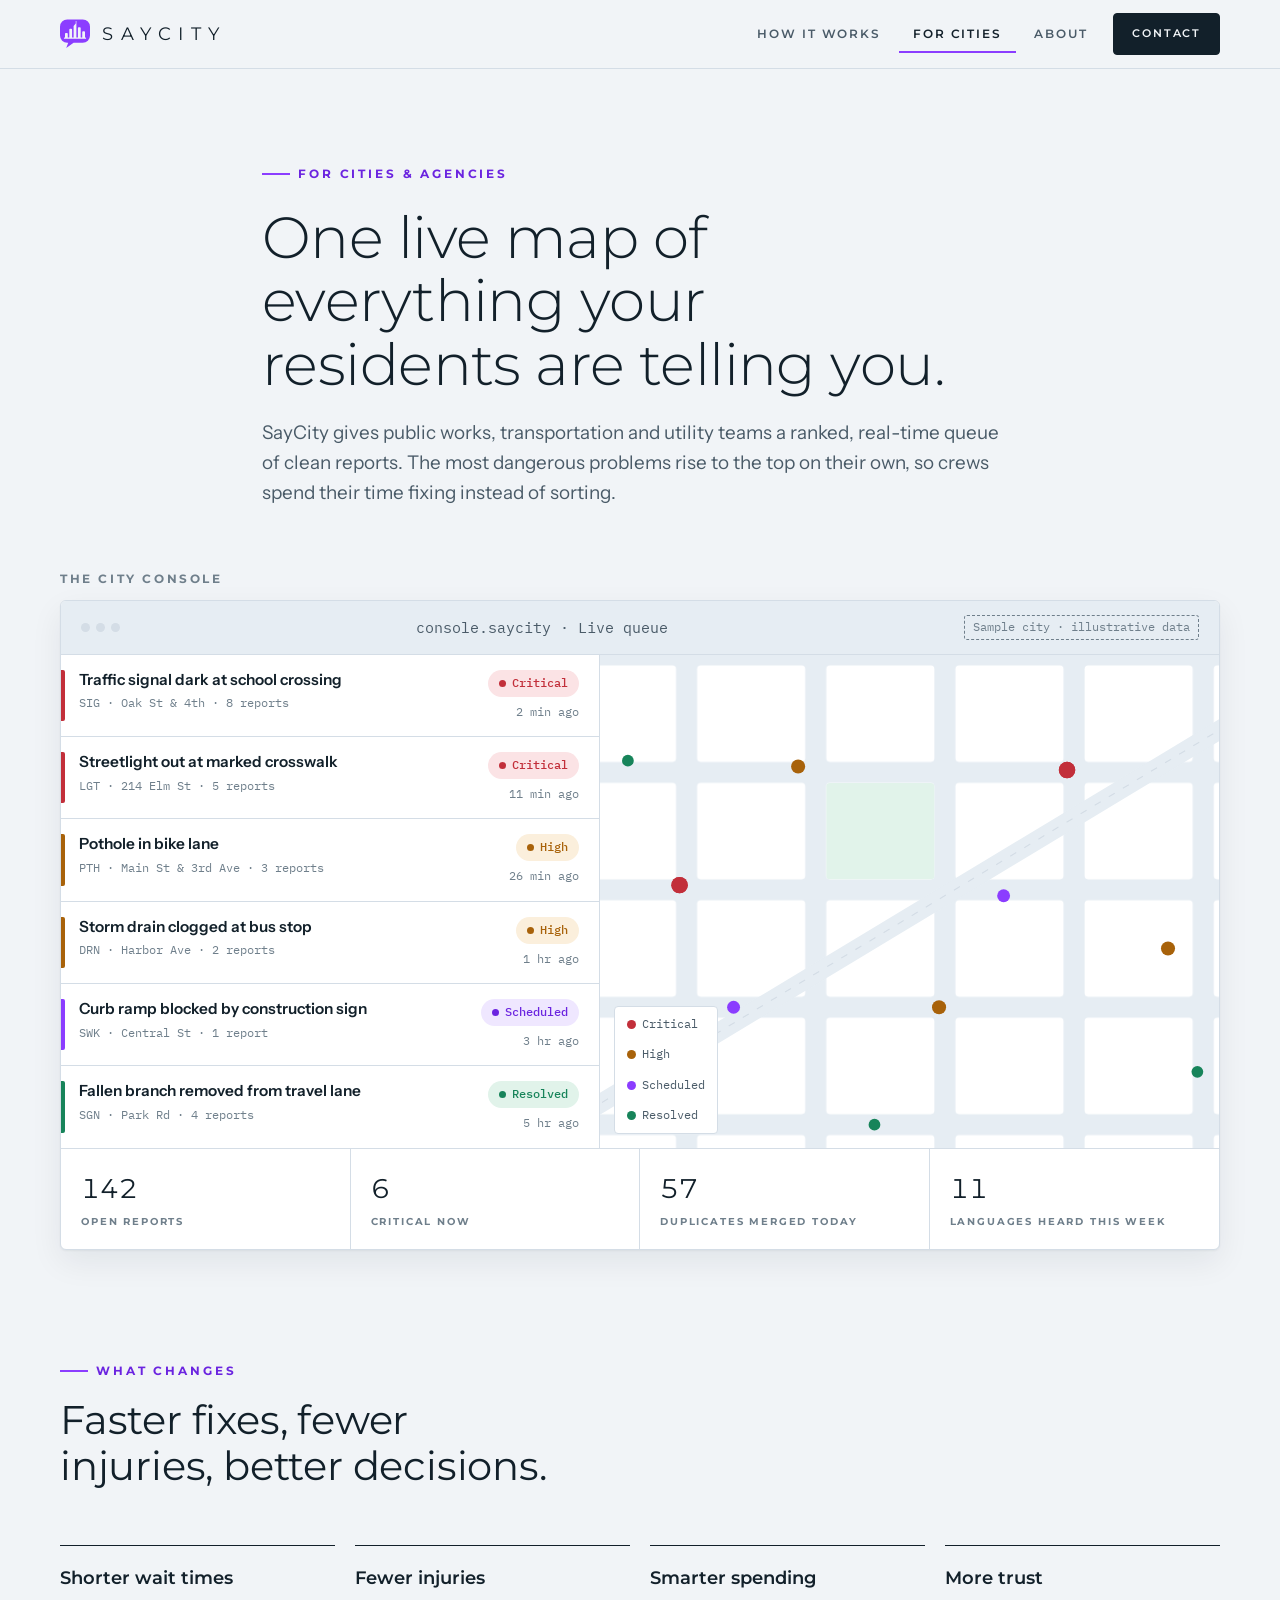
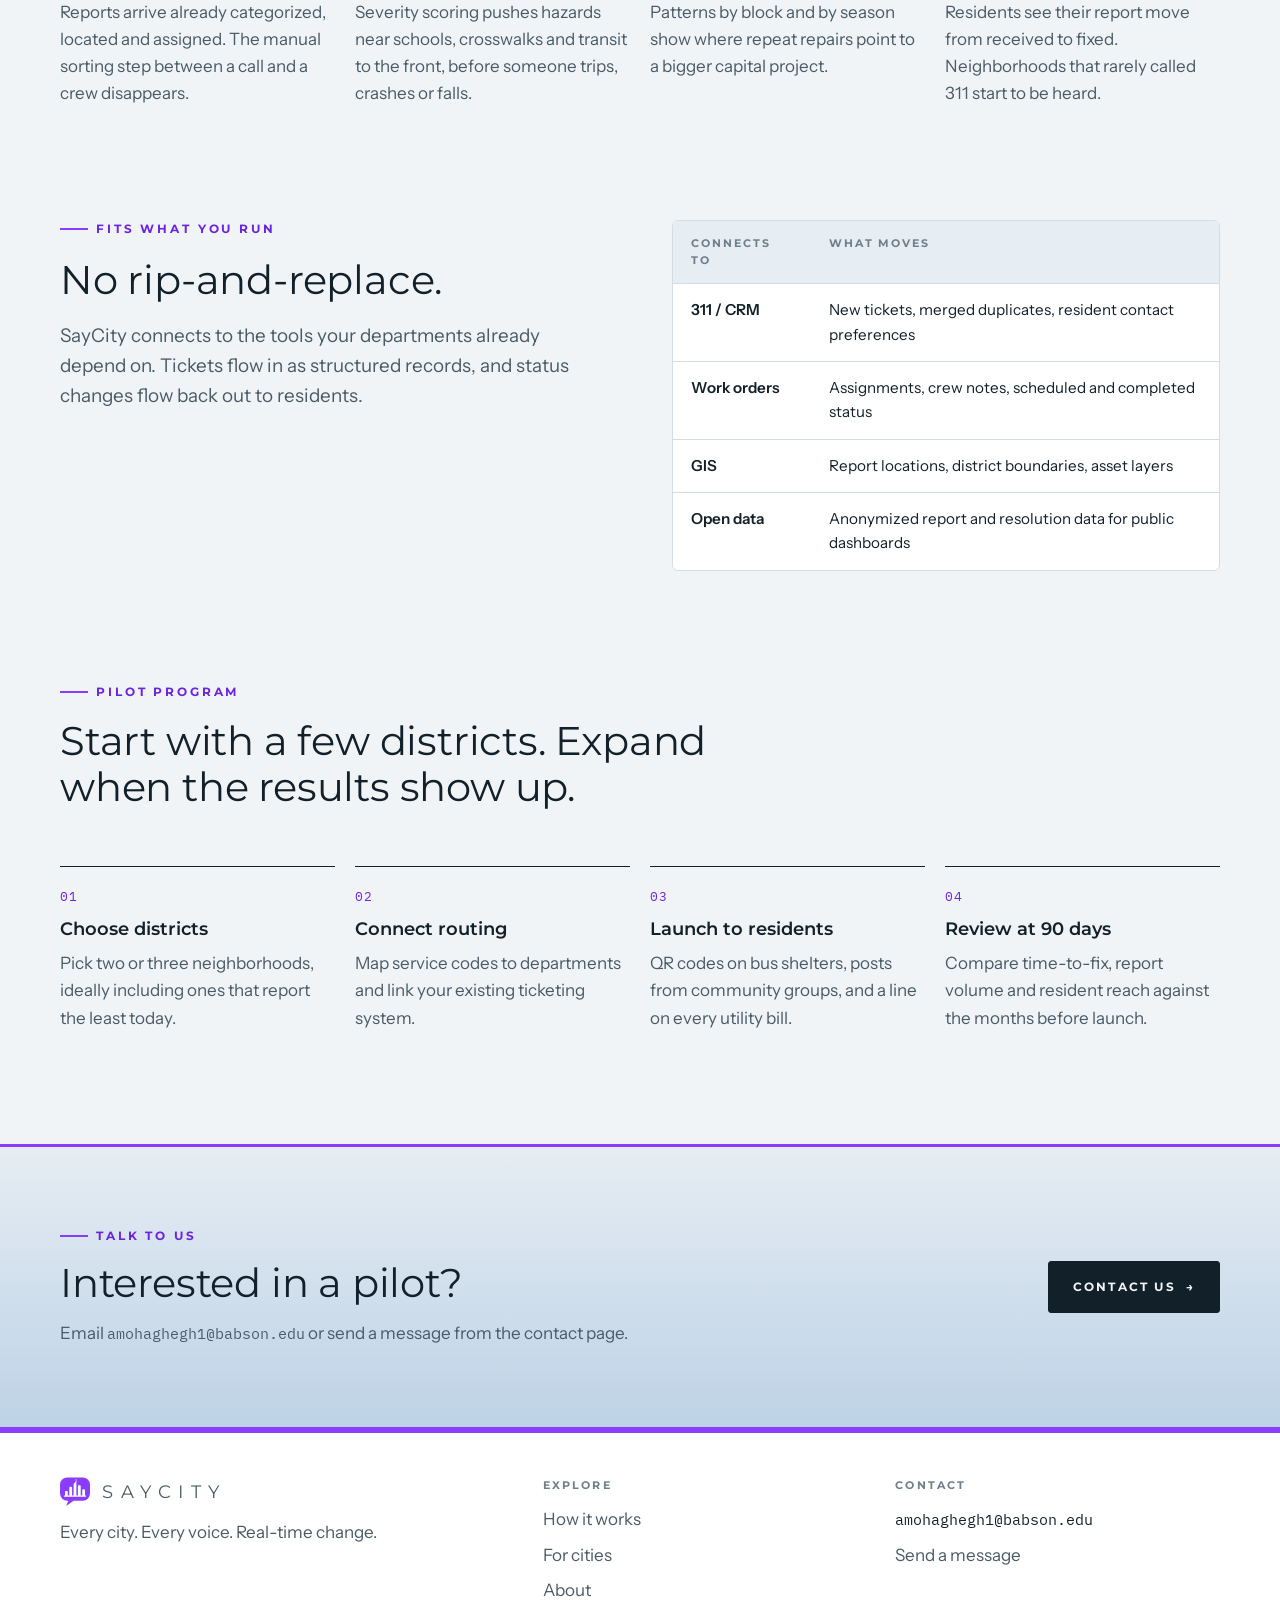
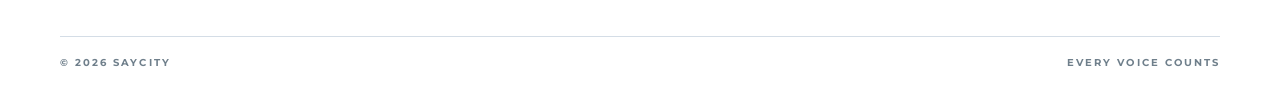
<file: for-cities.html>
<!doctype html>
<html lang="en">
<head>
<meta charset="utf-8">
<meta name="viewport" content="width=device-width, initial-scale=1, viewport-fit=cover">
<title>SayCity for Cities</title>
<meta name="claude:viewport-fit-sides" content="cover">
<link rel="preconnect" href="https://fonts.googleapis.com">
<link rel="preconnect" href="https://fonts.gstatic.com" crossorigin>
<link rel="stylesheet" href="https://fonts.googleapis.com/css2?family=IBM+Plex+Mono:wght@400;500&family=Instrument+Sans:wght@400;500;600&family=Montserrat:wght@300;400;500;600;700&display=swap">
<link rel="stylesheet" href="styles.css">
<link rel="icon" type="image/png" href="assets/favicon-32.png">
</head>
<body>

<header class="site-header">
  <div class="wrap nav">
    <a class="brand" href="index.html" aria-label="SayCity home">
      <svg class="brand-mark" viewBox="40 50 432 432" aria-hidden="true"><path style="fill: var(--signal)" fill-rule="evenodd" d="M144 56H368A104 104 0 0 1 472 160V288A104 104 0 0 1 368 392H236L130 468L158 392H144A104 104 0 0 1 40 288V160A104 104 0 0 1 144 56ZM105 336A9 9 0 0 1 105 318H112V264A12 12 0 0 1 124 252H140A12 12 0 0 1 152 264V318H174V204A12 12 0 0 1 186 192H202A12 12 0 0 1 214 204V318H236V150L267 116V78H276V318H298V180A12 12 0 0 1 310 168H326A12 12 0 0 1 338 180V318H360V240A12 12 0 0 1 372 228H388A12 12 0 0 1 400 240V318H407A9 9 0 0 1 407 336Z"/></svg>
      SAYCITY
    </a>
    <button class="nav-toggle" type="button" aria-expanded="false" aria-controls="nav-links" aria-label="Open menu">
      <svg viewBox="0 0 24 24" fill="none" stroke="currentColor" stroke-width="1.8" stroke-linecap="round" aria-hidden="true"><path d="M4 7h16M4 12h16M4 17h16"/></svg>
    </button>
    <ul class="nav-links" id="nav-links">
      <li><a href="how-it-works.html">How it works</a></li>
      <li><a href="for-cities.html" aria-current="page">For cities</a></li>
      <li><a href="about.html">About</a></li>
      <li><a class="btn" href="contact.html">Contact</a></li>
    </ul>
  </div>
</header>

<main>
  <section class="page-hero">
    <div class="wrap stack">
      <span class="eyebrow">For cities &amp; agencies</span>
      <h1>One live map of everything your residents are telling you.</h1>
      <p class="lede">SayCity gives public works, transportation and utility teams a ranked, real-time queue of clean reports. The most dangerous problems rise to the top on their own, so crews spend their time fixing instead of sorting.</p>
    </div>
  </section>

  <section class="section" style="padding-top: 0;" aria-labelledby="console-title">
    <div class="wrap">
      <h2 id="console-title" class="tracked" style="font-size: .74rem; color: var(--ink-3); margin-bottom: 14px;">The city console</h2>
      <div class="panel console">
        <div class="console-bar">
          <div class="dots" aria-hidden="true"><i></i><i></i><i></i></div>
          <span class="mono" style="color: var(--ink-2);">console.saycity · Live queue</span>
          <span class="example-tag">Sample city · illustrative data</span>
        </div>
        <div class="console-body">
          <ul class="queue">
            <li>
              <span class="stripe crit"></span>
              <div><div class="q-title">Traffic signal dark at school crossing</div><div class="q-meta">SIG · Oak St &amp; 4th · 8 reports</div></div>
              <div class="q-right"><span class="pill crit">Critical</span><span class="mono" style="color: var(--ink-3); font-size: .72rem;">2 min ago</span></div>
            </li>
            <li>
              <span class="stripe crit"></span>
              <div><div class="q-title">Streetlight out at marked crosswalk</div><div class="q-meta">LGT · 214 Elm St · 5 reports</div></div>
              <div class="q-right"><span class="pill crit">Critical</span><span class="mono" style="color: var(--ink-3); font-size: .72rem;">11 min ago</span></div>
            </li>
            <li>
              <span class="stripe high"></span>
              <div><div class="q-title">Pothole in bike lane</div><div class="q-meta">PTH · Main St &amp; 3rd Ave · 3 reports</div></div>
              <div class="q-right"><span class="pill high">High</span><span class="mono" style="color: var(--ink-3); font-size: .72rem;">26 min ago</span></div>
            </li>
            <li>
              <span class="stripe high"></span>
              <div><div class="q-title">Storm drain clogged at bus stop</div><div class="q-meta">DRN · Harbor Ave · 2 reports</div></div>
              <div class="q-right"><span class="pill high">High</span><span class="mono" style="color: var(--ink-3); font-size: .72rem;">1 hr ago</span></div>
            </li>
            <li>
              <span class="stripe info"></span>
              <div><div class="q-title">Curb ramp blocked by construction sign</div><div class="q-meta">SWK · Central St · 1 report</div></div>
              <div class="q-right"><span class="pill info">Scheduled</span><span class="mono" style="color: var(--ink-3); font-size: .72rem;">3 hr ago</span></div>
            </li>
            <li>
              <span class="stripe ok"></span>
              <div><div class="q-title">Fallen branch removed from travel lane</div><div class="q-meta">SGN · Park Rd · 4 reports</div></div>
              <div class="q-right"><span class="pill ok">Resolved</span><span class="mono" style="color: var(--ink-3); font-size: .72rem;">5 hr ago</span></div>
            </li>
          </ul>
          <div class="map" role="img" aria-label="Stylized city map with report locations colored by severity">
            <svg viewBox="0 0 600 420" preserveAspectRatio="xMidYMid slice" aria-hidden="true">
              <defs>
                <pattern id="blocks" width="110" height="100" patternUnits="userSpaceOnUse">
                  <rect x="9" y="9" width="92" height="82" rx="3" style="fill: var(--paper)"/>
                </pattern>
              </defs>
              <rect width="600" height="420" style="fill: var(--sky-2)"/>
              <rect width="600" height="420" fill="url(#blocks)"/>
              <rect x="229" y="109" width="92" height="82" rx="3" style="fill: var(--ok-soft)"/>
              <path d="M-10 410 L620 30" style="stroke: var(--sky-2); stroke-width: 16; fill: none"/>
              <path d="M-10 410 L620 30" style="stroke: var(--line); stroke-width: 1; stroke-dasharray: 6 8; fill: none"/>
              <g>
                <circle cx="104" cy="196" r="7" class="ping" style="fill: var(--crit)"/>
                <circle cx="104" cy="196" r="7" style="fill: var(--crit)"/>
                <circle cx="434" cy="98" r="7" class="ping" style="fill: var(--crit); animation-delay: .8s"/>
                <circle cx="434" cy="98" r="7" style="fill: var(--crit)"/>
                <circle cx="325" cy="300" r="6" style="fill: var(--warn)"/>
                <circle cx="205" cy="95" r="6" style="fill: var(--warn)"/>
                <circle cx="520" cy="250" r="6" style="fill: var(--warn)"/>
                <circle cx="150" cy="300" r="5.5" style="fill: var(--signal)"/>
                <circle cx="380" cy="205" r="5.5" style="fill: var(--signal)"/>
                <circle cx="545" cy="355" r="5" style="fill: var(--ok)"/>
                <circle cx="60" cy="90" r="5" style="fill: var(--ok)"/>
                <circle cx="270" cy="400" r="5" style="fill: var(--ok)"/>
              </g>
            </svg>
            <div class="legend">
              <span><i style="background: var(--crit)"></i>Critical</span>
              <span><i style="background: var(--warn)"></i>High</span>
              <span><i style="background: var(--signal)"></i>Scheduled</span>
              <span><i style="background: var(--ok)"></i>Resolved</span>
            </div>
          </div>
        </div>
        <div class="kpis">
          <div class="kpi"><b>142</b><span>Open reports</span></div>
          <div class="kpi"><b>6</b><span>Critical now</span></div>
          <div class="kpi"><b>57</b><span>Duplicates merged today</span></div>
          <div class="kpi"><b>11</b><span>Languages heard this week</span></div>
        </div>
      </div>
    </div>
  </section>

  <section class="section" aria-labelledby="value-title">
    <div class="wrap">
      <div class="section-head">
        <span class="eyebrow">What changes</span>
        <h2 id="value-title">Faster fixes, fewer injuries, better decisions.</h2>
      </div>
      <div class="grid-4">
        <div class="tile"><h3>Shorter wait times</h3><p>Reports arrive already categorized, located and assigned. The manual sorting step between a call and a crew disappears.</p></div>
        <div class="tile"><h3>Fewer injuries</h3><p>Severity scoring pushes hazards near schools, crosswalks and transit to the front, before someone trips, crashes or falls.</p></div>
        <div class="tile"><h3>Smarter spending</h3><p>Patterns by block and by season show where repeat repairs point to a bigger capital project.</p></div>
        <div class="tile"><h3>More trust</h3><p>Residents see their report move from received to fixed. Neighborhoods that rarely called 311 start to be heard.</p></div>
      </div>
    </div>
  </section>

  <section class="section" aria-labelledby="fit-title">
    <div class="wrap grid-2" style="align-items: start;">
      <div class="stack">
        <span class="eyebrow">Fits what you run</span>
        <h2 id="fit-title">No rip-and-replace.</h2>
        <p class="lede">SayCity connects to the tools your departments already depend on. Tickets flow in as structured records, and status changes flow back out to residents.</p>
      </div>
      <div class="table-wrap">
        <table style="min-width: 0;">
          <thead><tr><th>Connects to</th><th>What moves</th></tr></thead>
          <tbody>
            <tr><td>311 / CRM</td><td>New tickets, merged duplicates, resident contact preferences</td></tr>
            <tr><td>Work orders</td><td>Assignments, crew notes, scheduled and completed status</td></tr>
            <tr><td>GIS</td><td>Report locations, district boundaries, asset layers</td></tr>
            <tr><td>Open data</td><td>Anonymized report and resolution data for public dashboards</td></tr>
          </tbody>
        </table>
      </div>
    </div>
  </section>

  <section class="section" aria-labelledby="pilot-title">
    <div class="wrap">
      <div class="section-head">
        <span class="eyebrow">Pilot program</span>
        <h2 id="pilot-title">Start with a few districts. Expand when the results show up.</h2>
      </div>
      <div class="grid-4">
        <div class="tile"><span class="step-num">01</span><h3>Choose districts</h3><p>Pick two or three neighborhoods, ideally including ones that report the least today.</p></div>
        <div class="tile"><span class="step-num">02</span><h3>Connect routing</h3><p>Map service codes to departments and link your existing ticketing system.</p></div>
        <div class="tile"><span class="step-num">03</span><h3>Launch to residents</h3><p>QR codes on bus shelters, posts from community groups, and a line on every utility bill.</p></div>
        <div class="tile"><span class="step-num">04</span><h3>Review at 90 days</h3><p>Compare time-to-fix, report volume and resident reach against the months before launch.</p></div>
      </div>
    </div>
  </section>

  <section class="cta band" aria-labelledby="cta-title">
    <div class="wrap cta-inner">
      <div>
        <span class="eyebrow">Talk to us</span>
        <h2 id="cta-title">Interested in a pilot?</h2>
        <p class="muted">Email <span class="mono">amohaghegh1@babson.edu</span> or send a message from the contact page.</p>
      </div>
      <div class="btn-row" style="flex: 0 1 auto;">
        <a class="btn" href="contact.html">Contact us <span class="arrow" aria-hidden="true">→</span></a>
      </div>
    </div>
  </section>
</main>

<footer class="site-footer">
  <div class="wrap">
    <div class="footer-inner">
      <div class="stack" style="gap: 12px;">
        <a class="brand" href="index.html"><svg class="brand-mark" viewBox="40 50 432 432" aria-hidden="true"><path style="fill: var(--signal)" fill-rule="evenodd" d="M144 56H368A104 104 0 0 1 472 160V288A104 104 0 0 1 368 392H236L130 468L158 392H144A104 104 0 0 1 40 288V160A104 104 0 0 1 144 56ZM105 336A9 9 0 0 1 105 318H112V264A12 12 0 0 1 124 252H140A12 12 0 0 1 152 264V318H174V204A12 12 0 0 1 186 192H202A12 12 0 0 1 214 204V318H236V150L267 116V78H276V318H298V180A12 12 0 0 1 310 168H326A12 12 0 0 1 338 180V318H360V240A12 12 0 0 1 372 228H388A12 12 0 0 1 400 240V318H407A9 9 0 0 1 407 336Z"/></svg>SAYCITY</a>
        <p class="muted">Every city. Every voice. Real-time change.</p>
      </div>
      <div>
        <h4>Explore</h4>
        <ul>
          <li><a href="how-it-works.html">How it works</a></li>
          <li><a href="for-cities.html">For cities</a></li>
          <li><a href="about.html">About</a></li>
        </ul>
      </div>
      <div>
        <h4>Contact</h4>
        <ul>
          <li><span class="mono">amohaghegh1@babson.edu</span></li>
          <li><a href="contact.html">Send a message</a></li>
        </ul>
      </div>
    </div>
    <div class="footer-legal"><span>© 2026 SayCity</span><span>Every voice counts</span></div>
  </div>
</footer>

<script src="site.js"></script>
</body>
</html>
</file>
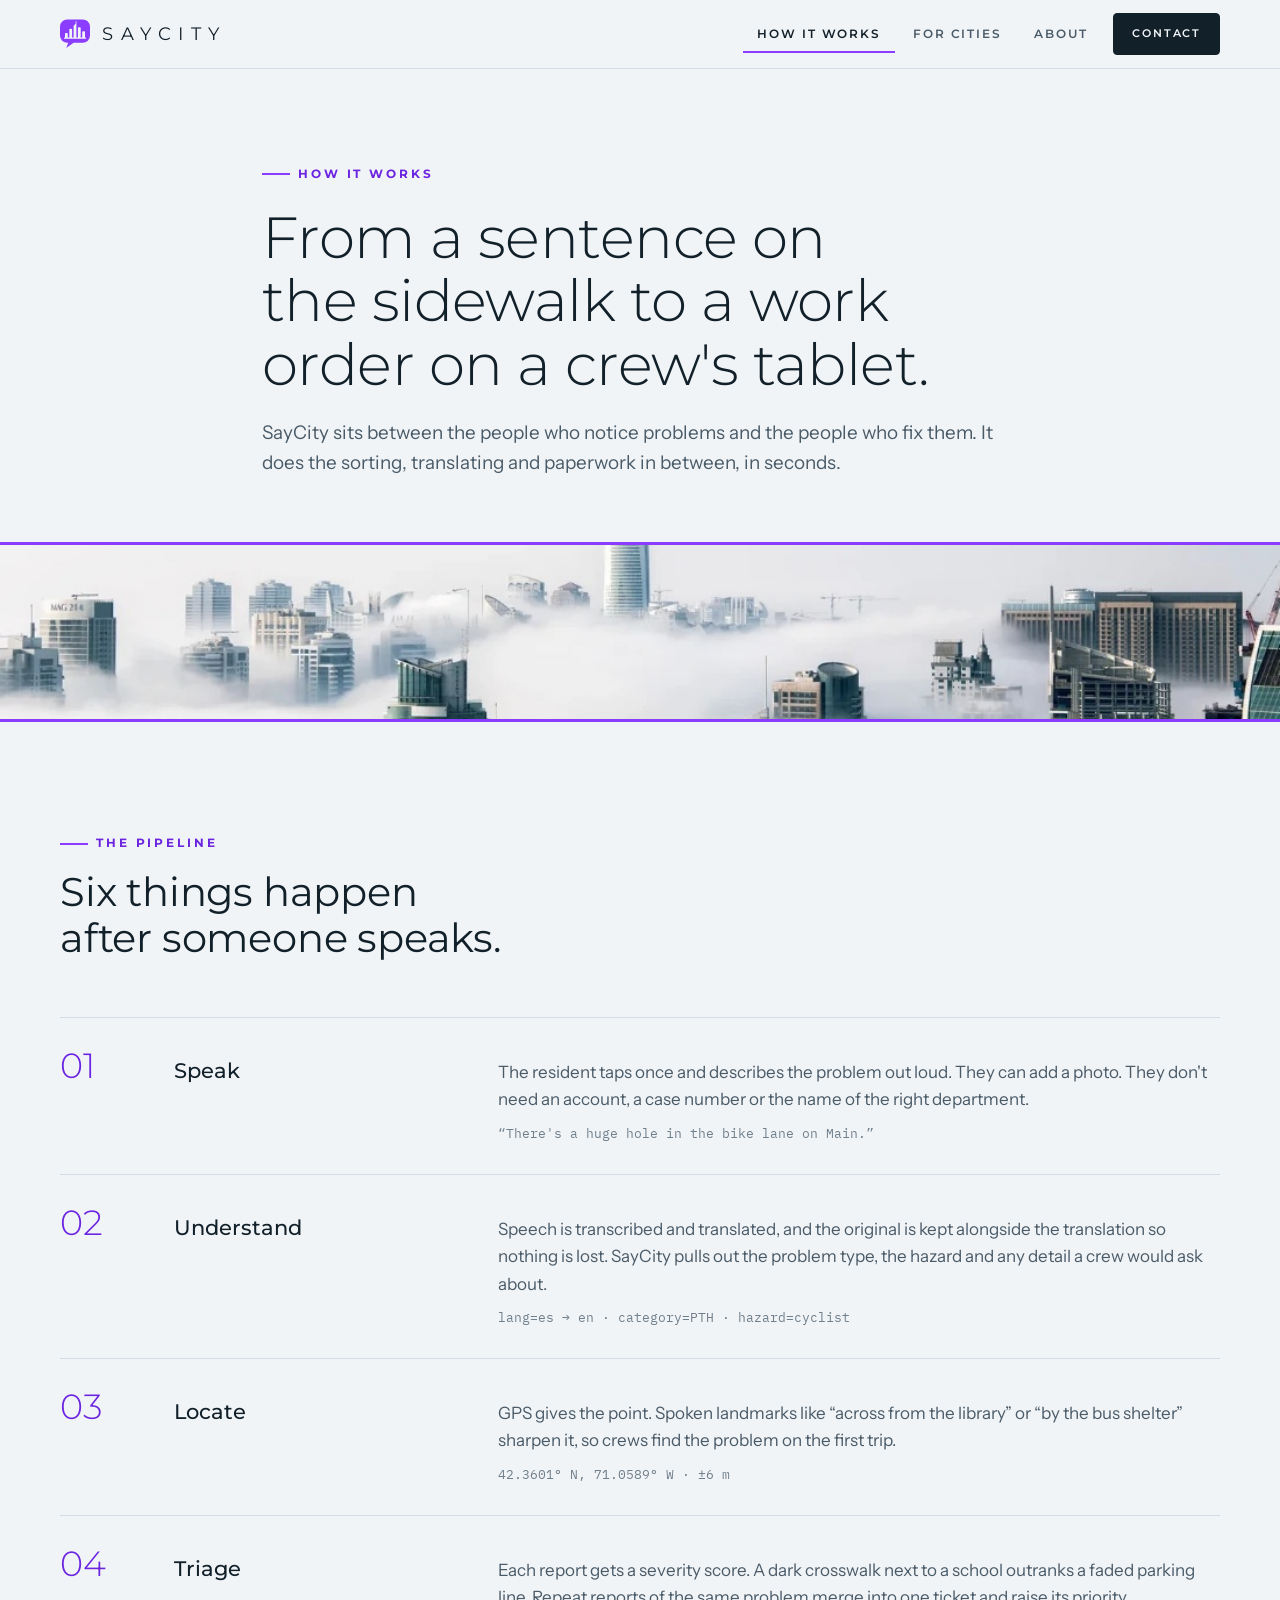
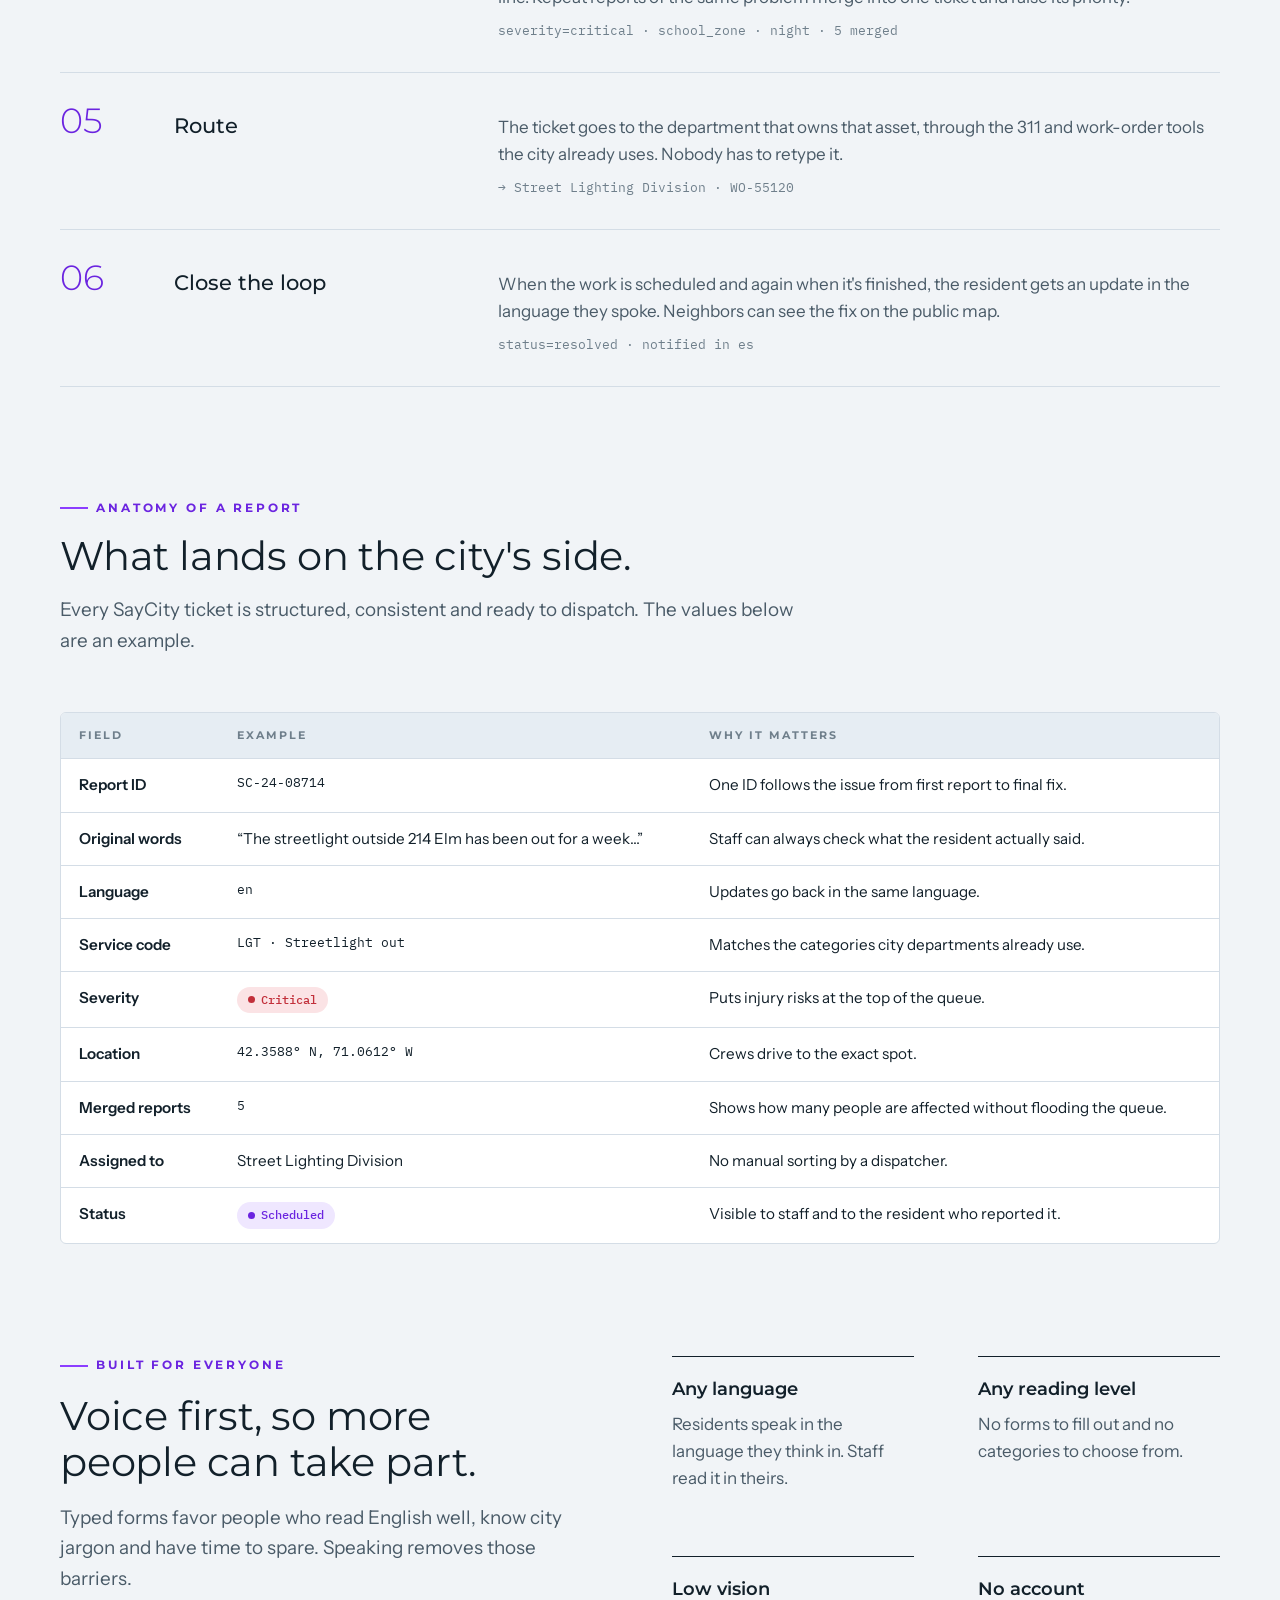
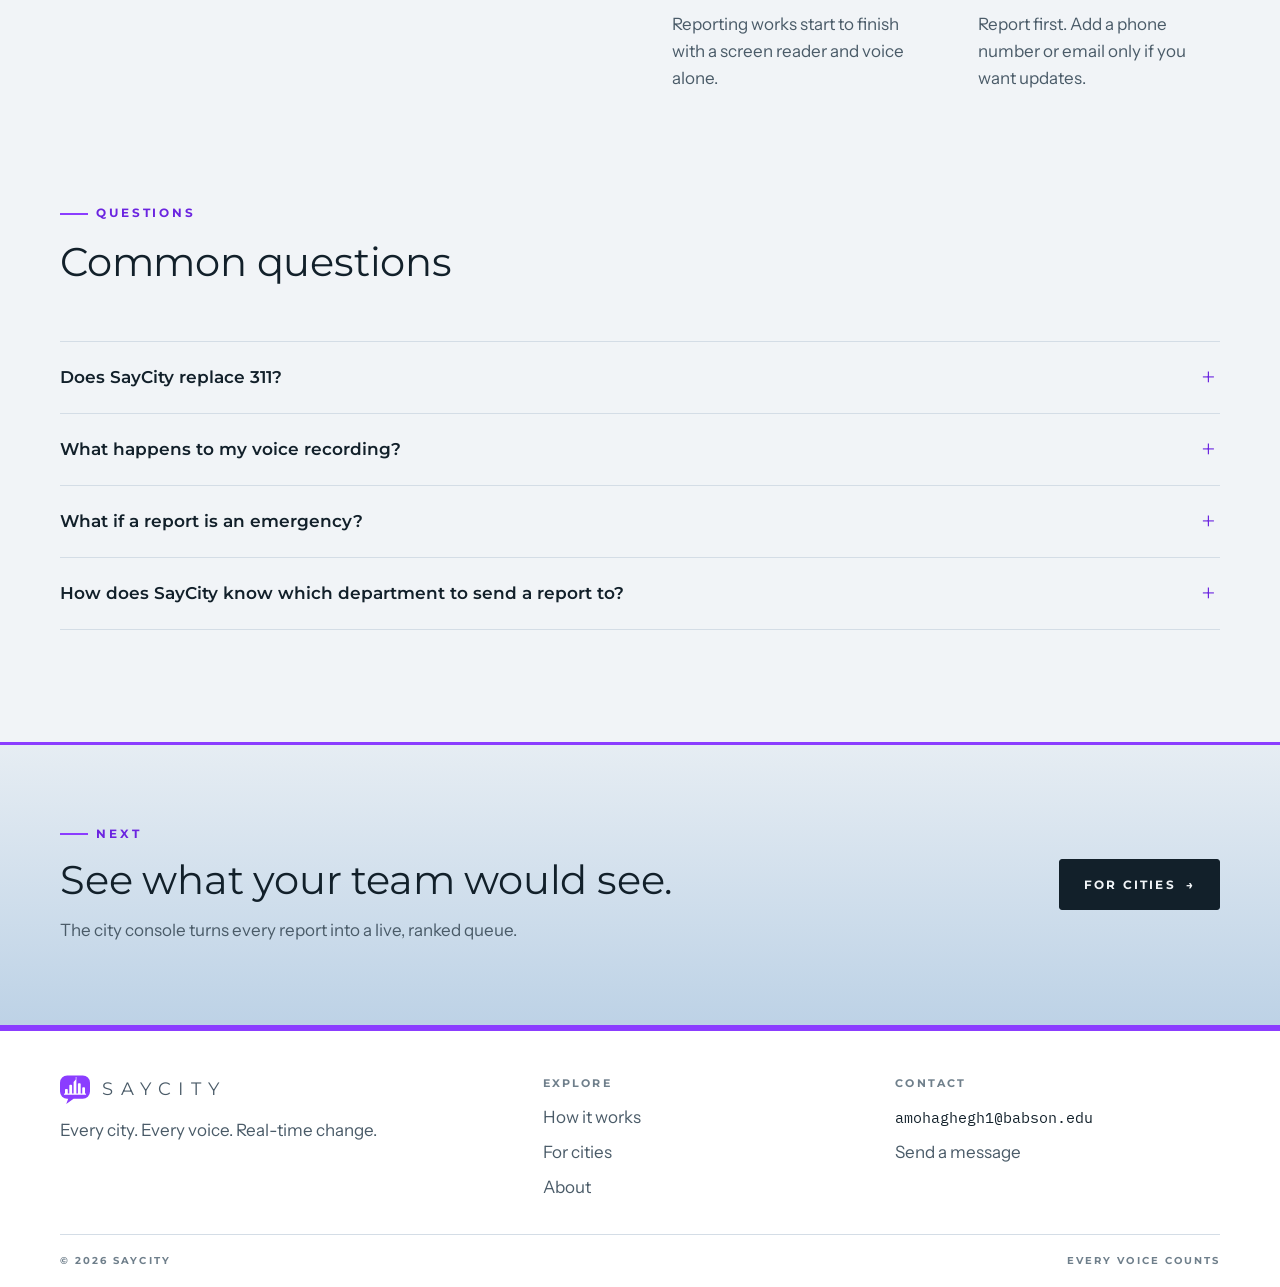
<file: how-it-works.html>
<!doctype html>
<html lang="en">
<head>
<meta charset="utf-8">
<meta name="viewport" content="width=device-width, initial-scale=1, viewport-fit=cover">
<title>How SayCity Works</title>
<meta name="claude:viewport-fit-sides" content="cover">
<link rel="preconnect" href="https://fonts.googleapis.com">
<link rel="preconnect" href="https://fonts.gstatic.com" crossorigin>
<link rel="stylesheet" href="https://fonts.googleapis.com/css2?family=IBM+Plex+Mono:wght@400;500&family=Instrument+Sans:wght@400;500;600&family=Montserrat:wght@300;400;500;600;700&display=swap">
<link rel="stylesheet" href="styles.css">
<link rel="icon" type="image/png" href="assets/favicon-32.png">
</head>
<body>

<header class="site-header">
  <div class="wrap nav">
    <a class="brand" href="index.html" aria-label="SayCity home">
      <svg class="brand-mark" viewBox="40 50 432 432" aria-hidden="true"><path style="fill: var(--signal)" fill-rule="evenodd" d="M144 56H368A104 104 0 0 1 472 160V288A104 104 0 0 1 368 392H236L130 468L158 392H144A104 104 0 0 1 40 288V160A104 104 0 0 1 144 56ZM105 336A9 9 0 0 1 105 318H112V264A12 12 0 0 1 124 252H140A12 12 0 0 1 152 264V318H174V204A12 12 0 0 1 186 192H202A12 12 0 0 1 214 204V318H236V150L267 116V78H276V318H298V180A12 12 0 0 1 310 168H326A12 12 0 0 1 338 180V318H360V240A12 12 0 0 1 372 228H388A12 12 0 0 1 400 240V318H407A9 9 0 0 1 407 336Z"/></svg>
      SAYCITY
    </a>
    <button class="nav-toggle" type="button" aria-expanded="false" aria-controls="nav-links" aria-label="Open menu">
      <svg viewBox="0 0 24 24" fill="none" stroke="currentColor" stroke-width="1.8" stroke-linecap="round" aria-hidden="true"><path d="M4 7h16M4 12h16M4 17h16"/></svg>
    </button>
    <ul class="nav-links" id="nav-links">
      <li><a href="how-it-works.html" aria-current="page">How it works</a></li>
      <li><a href="for-cities.html">For cities</a></li>
      <li><a href="about.html">About</a></li>
      <li><a class="btn" href="contact.html">Contact</a></li>
    </ul>
  </div>
</header>

<main>
  <section class="page-hero">
    <div class="wrap stack">
      <span class="eyebrow">How it works</span>
      <h1>From a sentence on the sidewalk to a work order on a crew's tablet.</h1>
      <p class="lede">SayCity sits between the people who notice problems and the people who fix them. It does the sorting, translating and paperwork in between, in seconds.</p>
    </div>
  </section>
  <div class="page-hero-band band"><img src="assets/skyline.jpg" alt="" width="1100" height="410"></div>

  <section class="section" aria-labelledby="pipe-title">
    <div class="wrap">
      <div class="section-head">
        <span class="eyebrow">The pipeline</span>
        <h2 id="pipe-title">Six things happen after someone speaks.</h2>
      </div>
      <ol class="pipeline">
        <li>
          <span class="n">01</span>
          <h3>Speak</h3>
          <p>The resident taps once and describes the problem out loud. They can add a photo. They don't need an account, a case number or the name of the right department.<span class="eg">“There's a huge hole in the bike lane on Main.”</span></p>
        </li>
        <li>
          <span class="n">02</span>
          <h3>Understand</h3>
          <p>Speech is transcribed and translated, and the original is kept alongside the translation so nothing is lost. SayCity pulls out the problem type, the hazard and any detail a crew would ask about.<span class="eg">lang=es → en · category=PTH · hazard=cyclist</span></p>
        </li>
        <li>
          <span class="n">03</span>
          <h3>Locate</h3>
          <p>GPS gives the point. Spoken landmarks like “across from the library” or “by the bus shelter” sharpen it, so crews find the problem on the first trip.<span class="eg">42.3601° N, 71.0589° W · ±6 m</span></p>
        </li>
        <li>
          <span class="n">04</span>
          <h3>Triage</h3>
          <p>Each report gets a severity score. A dark crosswalk next to a school outranks a faded parking line. Repeat reports of the same problem merge into one ticket and raise its priority.<span class="eg">severity=critical · school_zone · night · 5 merged</span></p>
        </li>
        <li>
          <span class="n">05</span>
          <h3>Route</h3>
          <p>The ticket goes to the department that owns that asset, through the 311 and work-order tools the city already uses. Nobody has to retype it.<span class="eg">→ Street Lighting Division · WO-55120</span></p>
        </li>
        <li>
          <span class="n">06</span>
          <h3>Close the loop</h3>
          <p>When the work is scheduled and again when it's finished, the resident gets an update in the language they spoke. Neighbors can see the fix on the public map.<span class="eg">status=resolved · notified in es</span></p>
        </li>
      </ol>
    </div>
  </section>

  <section class="section" aria-labelledby="anatomy-title">
    <div class="wrap">
      <div class="section-head">
        <span class="eyebrow">Anatomy of a report</span>
        <h2 id="anatomy-title">What lands on the city's side.</h2>
        <p class="lede">Every SayCity ticket is structured, consistent and ready to dispatch. The values below are an example.</p>
      </div>
      <div class="table-wrap">
        <table>
          <thead>
            <tr><th>Field</th><th>Example</th><th>Why it matters</th></tr>
          </thead>
          <tbody>
            <tr><td>Report ID</td><td class="mono">SC-24-08714</td><td>One ID follows the issue from first report to final fix.</td></tr>
            <tr><td>Original words</td><td>“The streetlight outside 214 Elm has been out for a week…”</td><td>Staff can always check what the resident actually said.</td></tr>
            <tr><td>Language</td><td class="mono">en</td><td>Updates go back in the same language.</td></tr>
            <tr><td>Service code</td><td class="mono">LGT · Streetlight out</td><td>Matches the categories city departments already use.</td></tr>
            <tr><td>Severity</td><td><span class="pill crit">Critical</span></td><td>Puts injury risks at the top of the queue.</td></tr>
            <tr><td>Location</td><td class="mono">42.3588° N, 71.0612° W</td><td>Crews drive to the exact spot.</td></tr>
            <tr><td>Merged reports</td><td class="mono">5</td><td>Shows how many people are affected without flooding the queue.</td></tr>
            <tr><td>Assigned to</td><td>Street Lighting Division</td><td>No manual sorting by a dispatcher.</td></tr>
            <tr><td>Status</td><td><span class="pill info">Scheduled</span></td><td>Visible to staff and to the resident who reported it.</td></tr>
          </tbody>
        </table>
      </div>
    </div>
  </section>

  <section class="section" aria-labelledby="access-title">
    <div class="wrap grid-2" style="align-items: start;">
      <div class="stack">
        <span class="eyebrow">Built for everyone</span>
        <h2 id="access-title">Voice first, so more people can take part.</h2>
        <p class="lede">Typed forms favor people who read English well, know city jargon and have time to spare. Speaking removes those barriers.</p>
      </div>
      <div class="grid-2" style="align-items: start;">
        <div class="tile"><h3>Any language</h3><p>Residents speak in the language they think in. Staff read it in theirs.</p></div>
        <div class="tile"><h3>Any reading level</h3><p>No forms to fill out and no categories to choose from.</p></div>
        <div class="tile"><h3>Low vision</h3><p>Reporting works start to finish with a screen reader and voice alone.</p></div>
        <div class="tile"><h3>No account</h3><p>Report first. Add a phone number or email only if you want updates.</p></div>
      </div>
    </div>
  </section>

  <section class="section" aria-labelledby="faq-title">
    <div class="wrap">
      <div class="section-head">
        <span class="eyebrow">Questions</span>
        <h2 id="faq-title">Common questions</h2>
      </div>
      <div class="faq">
        <details>
          <summary>Does SayCity replace 311?</summary>
          <p>No. It feeds it. SayCity is a faster, multilingual front door that sends clean, structured tickets into the systems a city already runs.</p>
        </details>
        <details>
          <summary>What happens to my voice recording?</summary>
          <p>SayCity is designed to keep the transcript and drop the audio once a report is processed. Names and phone numbers mentioned in a report are removed before it reaches the public map.</p>
        </details>
        <details>
          <summary>What if a report is an emergency?</summary>
          <p>If someone describes a life-threatening situation, like a downed power line or a gas smell, SayCity tells them to call emergency services right away and flags the report for the city's emergency contact.</p>
        </details>
        <details>
          <summary>How does SayCity know which department to send a report to?</summary>
          <p>During setup, each city maps service codes and areas to the teams that own them. SayCity applies that map to every report automatically, and staff can reassign a ticket in one click.</p>
        </details>
      </div>
    </div>
  </section>

  <section class="cta band" aria-labelledby="cta-title">
    <div class="wrap cta-inner">
      <div>
        <span class="eyebrow">Next</span>
        <h2 id="cta-title">See what your team would see.</h2>
        <p class="muted">The city console turns every report into a live, ranked queue.</p>
      </div>
      <div class="btn-row" style="flex: 0 1 auto;">
        <a class="btn" href="for-cities.html">For cities <span class="arrow" aria-hidden="true">→</span></a>
      </div>
    </div>
  </section>
</main>

<footer class="site-footer">
  <div class="wrap">
    <div class="footer-inner">
      <div class="stack" style="gap: 12px;">
        <a class="brand" href="index.html"><svg class="brand-mark" viewBox="40 50 432 432" aria-hidden="true"><path style="fill: var(--signal)" fill-rule="evenodd" d="M144 56H368A104 104 0 0 1 472 160V288A104 104 0 0 1 368 392H236L130 468L158 392H144A104 104 0 0 1 40 288V160A104 104 0 0 1 144 56ZM105 336A9 9 0 0 1 105 318H112V264A12 12 0 0 1 124 252H140A12 12 0 0 1 152 264V318H174V204A12 12 0 0 1 186 192H202A12 12 0 0 1 214 204V318H236V150L267 116V78H276V318H298V180A12 12 0 0 1 310 168H326A12 12 0 0 1 338 180V318H360V240A12 12 0 0 1 372 228H388A12 12 0 0 1 400 240V318H407A9 9 0 0 1 407 336Z"/></svg>SAYCITY</a>
        <p class="muted">Every city. Every voice. Real-time change.</p>
      </div>
      <div>
        <h4>Explore</h4>
        <ul>
          <li><a href="how-it-works.html">How it works</a></li>
          <li><a href="for-cities.html">For cities</a></li>
          <li><a href="about.html">About</a></li>
        </ul>
      </div>
      <div>
        <h4>Contact</h4>
        <ul>
          <li><span class="mono">amohaghegh1@babson.edu</span></li>
          <li><a href="contact.html">Send a message</a></li>
        </ul>
      </div>
    </div>
    <div class="footer-legal"><span>© 2026 SayCity</span><span>Every voice counts</span></div>
  </div>
</footer>

<script src="site.js"></script>
</body>
</html>
</file>
<file: styles.css>
/* Layout: a fog-white city seen from above. Content sits in framed "bands" edged by
   the brand's violet hairlines; tracked-out capitals carry the voice, mono carries data. */
:root {
  --fog: #f1f4f7;
  --paper: #ffffff;
  --sky: #bdd2e6;
  --sky-2: #e6edf3;
  --ink: #12202a;
  --ink-2: #4a5b68;
  --ink-3: #6f7f8b;
  --line: #d4dde6;
  --signal: #8b3dff;
  --signal-ink: #6b24e0;
  --signal-soft: #efe7ff;
  --ok: #17845a;
  --ok-soft: #e1f3ea;
  --warn: #a8620a;
  --warn-soft: #fbefdc;
  --crit: #c22f3a;
  --crit-soft: #fbe3e5;
  --photo-filter: none;
  --shadow: 0 1px 2px rgba(18, 32, 42, .05), 0 12px 32px rgba(18, 32, 42, .07);

  --f-display: "Montserrat", "Avenir Next", "Helvetica Neue", Arial, sans-serif;
  --f-body: "Instrument Sans", "Helvetica Neue", Arial, sans-serif;
  --f-mono: "IBM Plex Mono", ui-monospace, "SF Mono", Menlo, monospace;

  --gutter-l: max(16px, env(safe-area-inset-left, 0px));
  --gutter-r: max(16px, env(safe-area-inset-right, 0px));
  --max: 1160px;
  --radius: 6px;

  padding-top: env(safe-area-inset-top, 0px);
  padding-bottom: env(safe-area-inset-bottom, 0px);
}
@media (prefers-color-scheme: dark) {
  :root:not([data-theme="light"]) {
    --fog: #0b1219; --paper: #111b25; --sky: #1a2a3b; --sky-2: #0e1720;
    --ink: #e8eef4; --ink-2: #a3b2bf; --ink-3: #7d8d9a; --line: #223343;
    --signal: #9d61ff; --signal-ink: #b991ff; --signal-soft: #23173a;
    --ok: #46c48d; --ok-soft: #12291f; --warn: #e6a744; --warn-soft: #2c210f;
    --crit: #ff7178; --crit-soft: #33161a;
    --photo-filter: brightness(.42) saturate(.6) contrast(1.15);
    --shadow: 0 1px 2px rgba(0, 0, 0, .3), 0 12px 32px rgba(0, 0, 0, .35);
    color-scheme: dark;
  }
}
:root[data-theme="dark"] {
  --fog: #0b1219; --paper: #111b25; --sky: #1a2a3b; --sky-2: #0e1720;
  --ink: #e8eef4; --ink-2: #a3b2bf; --ink-3: #7d8d9a; --line: #223343;
  --signal: #9d61ff; --signal-ink: #b991ff; --signal-soft: #23173a;
  --ok: #46c48d; --ok-soft: #12291f; --warn: #e6a744; --warn-soft: #2c210f;
  --crit: #ff7178; --crit-soft: #33161a;
  --photo-filter: brightness(.42) saturate(.6) contrast(1.15);
  --shadow: 0 1px 2px rgba(0, 0, 0, .3), 0 12px 32px rgba(0, 0, 0, .35);
  color-scheme: dark;
}

*, *::before, *::after { box-sizing: border-box; }
html { -webkit-text-size-adjust: 100%; scroll-behavior: smooth; }
body {
  margin: 0;
  background: var(--fog);
  color: var(--ink);
  font-family: var(--f-body);
  font-size: 17px;
  line-height: 1.6;
  -webkit-font-smoothing: antialiased;
}
body::before {
  content: ""; position: fixed; inset: 0 0 auto;
  height: env(safe-area-inset-top, 0px); z-index: 60; background: var(--fog);
}
img { max-width: 100%; display: block; }
[hidden] { display: none !important; }
a { color: inherit; }
:focus-visible { outline: 2px solid var(--signal); outline-offset: 3px; border-radius: 2px; }
::selection { background: var(--signal-soft); color: var(--ink); }

/* ---------- Type ---------- */
h1, h2, h3 { font-family: var(--f-display); color: var(--ink); text-wrap: balance; margin: 0; }
h1 { font-weight: 300; font-size: clamp(2.2rem, 5vw, 3.6rem); line-height: 1.1; letter-spacing: -.01em; }
h2 { font-weight: 400; font-size: clamp(1.7rem, 3.4vw, 2.5rem); line-height: 1.15; letter-spacing: -.005em; }
h3 { font-weight: 600; font-size: 1.12rem; line-height: 1.3; }
p { margin: 0; }
.lede { font-size: 1.18rem; color: var(--ink-2); max-width: 60ch; }
.muted { color: var(--ink-2); }
.eyebrow {
  font-family: var(--f-display); font-weight: 700; font-size: .74rem;
  letter-spacing: .24em; text-transform: uppercase; color: var(--signal-ink);
  display: inline-flex; align-items: center; gap: .7em;
}
.eyebrow::before { content: ""; width: 28px; height: 2px; background: var(--signal); }
.mono { font-family: var(--f-mono); font-size: .86em; letter-spacing: 0; }
.tracked {
  font-family: var(--f-display); font-weight: 700; text-transform: uppercase; letter-spacing: .22em;
}

/* ---------- Layout ---------- */
.wrap {
  width: 100%; max-width: calc(var(--max) + 64px); margin-inline: auto;
  padding-left: var(--gutter-l); padding-right: var(--gutter-r);
}
@media (min-width: 720px) { .wrap { padding-left: max(32px, env(safe-area-inset-left, 0px)); padding-right: max(32px, env(safe-area-inset-right, 0px)); } }
.section { padding-block: clamp(56px, 9vw, 112px); }
.section + .section { padding-top: 0; }
.stack { display: flex; flex-direction: column; gap: 18px; }
.section-head { display: flex; flex-direction: column; gap: 16px; margin-bottom: clamp(32px, 5vw, 56px); max-width: 760px; }
.grid-2 { display: grid; gap: clamp(28px, 5vw, 64px); grid-template-columns: 1fr; align-items: center; }
@media (min-width: 900px) { .grid-2 { grid-template-columns: 1fr 1fr; } }
.grid-2 > * , .grid-3 > *, .grid-4 > * { min-width: 0; }
.grid-3 { display: grid; gap: 20px; grid-template-columns: repeat(auto-fit, minmax(260px, 1fr)); }
.grid-4 { display: grid; gap: 20px; grid-template-columns: repeat(auto-fit, minmax(230px, 1fr)); }

/* Violet hairline frame, the brand's signature */
.band { border-top: 3px solid var(--signal); border-bottom: 3px solid var(--signal); position: relative; }

/* ---------- Header ---------- */
.site-header {
  position: sticky; top: env(safe-area-inset-top, 0px); z-index: 50;
  background: color-mix(in srgb, var(--fog) 86%, transparent);
  backdrop-filter: saturate(1.4) blur(14px); -webkit-backdrop-filter: saturate(1.4) blur(14px);
  border-bottom: 1px solid var(--line);
}
.nav { display: flex; align-items: center; justify-content: space-between; gap: 16px; min-height: 68px; }
.brand {
  font-family: var(--f-display); font-weight: 400; font-size: 1.12rem; letter-spacing: .42em;
  text-decoration: none; color: var(--ink); white-space: nowrap; display: inline-flex; align-items: center; gap: 12px;
}
.brand-mark { width: 30px; height: 30px; flex: none; }
.hero-mark { display: block; width: clamp(60px, 7vw, 88px); height: auto; margin: 0 auto 22px; }
.nav-links { display: flex; align-items: center; gap: 4px; list-style: none; margin: 0; padding: 0; }
.nav-links a {
  font-family: var(--f-display); font-weight: 600; font-size: .74rem; letter-spacing: .16em; text-transform: uppercase;
  text-decoration: none; color: var(--ink-2); padding: 10px 14px; border-radius: 4px; display: block;
}
.nav-links a:hover { color: var(--ink); }
.nav-links a[aria-current="page"] { color: var(--ink); box-shadow: inset 0 -2px 0 var(--signal); border-radius: 0; }
.nav-links .btn { margin-left: 8px; }
.nav-toggle {
  display: none; background: none; border: 1px solid var(--line); color: var(--ink); border-radius: 4px;
  width: 42px; height: 42px; align-items: center; justify-content: center; cursor: pointer;
}
.nav-toggle svg { width: 20px; height: 20px; }
@media (max-width: 860px) {
  .nav-toggle { display: inline-flex; }
  .nav-links {
    display: none; position: absolute; left: 0; right: 0; top: 100%;
    flex-direction: column; align-items: stretch; gap: 0; background: var(--fog);
    border-bottom: 1px solid var(--line); padding: 8px var(--gutter-r) 16px var(--gutter-l);
  }
  .nav-links.open { display: flex; }
  .nav-links a { padding: 14px 4px; border-bottom: 1px solid var(--line); }
  .nav-links a[aria-current="page"] { box-shadow: inset 3px 0 0 var(--signal); padding-left: 14px; }
  .nav-links .btn { margin: 14px 0 0; text-align: center; border-bottom: 0; }
}

/* ---------- Buttons ---------- */
.btn {
  display: inline-flex; align-items: center; justify-content: center; gap: 10px;
  font-family: var(--f-display); font-weight: 700; font-size: .76rem; letter-spacing: .18em; text-transform: uppercase;
  text-decoration: none; padding: 15px 24px; border-radius: 3px; border: 1.5px solid var(--ink);
  background: var(--ink); color: var(--fog); cursor: pointer; transition: background .2s, color .2s, border-color .2s;
}
.btn:hover { background: var(--signal); border-color: var(--signal); color: #fff; }
.btn-ghost { background: transparent; color: var(--ink); }
.btn-ghost:hover { background: var(--ink); border-color: var(--ink); color: var(--fog); }
.nav-links a.btn { color: var(--fog); padding: 11px 18px; font-size: .7rem; }
.nav-links a.btn:hover { color: #fff; }
.btn-row { display: flex; flex-wrap: wrap; gap: 12px; }
.arrow { transition: transform .2s; }
.btn:hover .arrow { transform: translateX(3px); }

/* ---------- Home hero ---------- */
.hero {
  background: linear-gradient(180deg, var(--sky) 0%, var(--sky-2) 58%, var(--sky-2) 100%);
  overflow: hidden; margin-top: 28px;
}
.hero-copy { text-align: center; padding-top: clamp(40px, 7vw, 76px); position: relative; z-index: 2; }
.wordmark {
  font-family: var(--f-display); font-weight: 400; color: var(--ink);
  font-size: clamp(2.9rem, 11vw, 7.6rem); letter-spacing: .2em; line-height: 1; margin-right: -.2em;
}
.tagline {
  margin-top: 18px; font-family: var(--f-display); font-weight: 700;
  font-size: clamp(.78rem, 1.6vw, 1.08rem); letter-spacing: .26em; line-height: 1.7; text-transform: uppercase;
}
.hero-sub { margin: 26px auto 0; max-width: 54ch; color: var(--ink-2); font-size: 1.08rem; }
.hero .btn-row { justify-content: center; margin-top: 30px; }
.hero-photo {
  position: relative; z-index: 1; margin-top: clamp(-40px, -3vw, -10px);
  -webkit-mask-image: linear-gradient(180deg, transparent 0%, #000 34%);
  mask-image: linear-gradient(180deg, transparent 0%, #000 34%);
}
.hero-photo img { width: 100%; height: clamp(220px, 34vw, 420px); object-fit: cover; object-position: center 40%; filter: var(--photo-filter); }
.hero-foot {
  display: flex; justify-content: space-between; gap: 16px; flex-wrap: wrap;
  font-family: var(--f-display); font-weight: 700; font-size: .68rem; letter-spacing: .22em; text-transform: uppercase;
  color: var(--ink); position: absolute; left: 0; right: 0; bottom: 14px; z-index: 3;
}
.hero-foot span { background: color-mix(in srgb, var(--sky-2) 70%, transparent); padding: 4px 8px; border-radius: 2px; }

/* Inner page hero */
.page-hero { padding-block: clamp(56px, 8vw, 96px) clamp(40px, 6vw, 64px); }
.page-hero .stack { max-width: 820px; gap: 22px; }
.page-hero-band {
  height: clamp(110px, 16vw, 180px); overflow: hidden; background: var(--sky-2);
}
.page-hero-band img { width: 100%; height: 100%; object-fit: cover; object-position: center 58%; filter: var(--photo-filter); }

/* ---------- Cards / panels ---------- */
.panel { background: var(--paper); border: 1px solid var(--line); border-radius: var(--radius); box-shadow: var(--shadow); }
.tile { border-top: 1px solid var(--ink); padding-top: 20px; display: flex; flex-direction: column; gap: 10px; }
.tile p { color: var(--ink-2); }
.step-num { font-family: var(--f-mono); font-size: .8rem; color: var(--signal-ink); letter-spacing: .04em; }

/* ---------- Voice demo ---------- */
.demo { display: grid; gap: 20px; grid-template-columns: 1fr; }
@media (min-width: 960px) { .demo { grid-template-columns: 1.05fr auto 1fr; align-items: stretch; } }
.demo > * { min-width: 0; }
.voice { padding: 26px; display: flex; flex-direction: column; gap: 20px; }
.lang-chips { display: flex; flex-wrap: wrap; gap: 8px; }
.chip-btn {
  font-family: var(--f-mono); font-size: .78rem; padding: 7px 12px; border-radius: 99px; cursor: pointer;
  border: 1px solid var(--line); background: transparent; color: var(--ink-2);
}
.chip-btn:hover { border-color: var(--ink-3); color: var(--ink); }
.chip-btn[aria-selected="true"] { background: var(--ink); color: var(--fog); border-color: var(--ink); }
.mic-row { display: flex; align-items: center; gap: 16px; }
.mic {
  width: 52px; height: 52px; flex: none; border-radius: 50%; background: var(--signal); color: #fff;
  display: grid; place-items: center; position: relative;
}
.mic svg { width: 22px; height: 22px; }
.mic::after {
  content: ""; position: absolute; inset: -6px; border-radius: 50%; border: 2px solid var(--signal); opacity: .35;
  animation: ring 2.2s ease-out infinite;
}
@keyframes ring { from { transform: scale(.9); opacity: .5; } to { transform: scale(1.35); opacity: 0; } }
.wave { display: flex; align-items: center; gap: 3px; height: 40px; flex: 1; min-width: 0; overflow: hidden; }
.wave i { display: block; width: 3px; flex: none; border-radius: 2px; background: var(--ink-3); height: var(--h, 30%); animation: wave 1.1s ease-in-out infinite; animation-delay: var(--d, 0s); }
@keyframes wave { 50% { transform: scaleY(.35); } }
.quote { font-size: 1.22rem; line-height: 1.5; color: var(--ink); min-height: 5.6em; }
.quote-meta { display: flex; justify-content: space-between; gap: 12px; flex-wrap: wrap; font-family: var(--f-mono); font-size: .76rem; color: var(--ink-3); border-top: 1px dashed var(--line); padding-top: 14px; }
.demo-arrow { display: none; align-self: center; color: var(--signal); }
@media (min-width: 960px) { .demo-arrow { display: block; } }
.demo-arrow svg { width: 40px; height: 40px; }

.ticket { padding: 0; overflow: hidden; display: flex; flex-direction: column; }
.ticket-head { display: flex; justify-content: space-between; align-items: center; gap: 12px; padding: 16px 22px; border-bottom: 1px solid var(--line); background: var(--sky-2); }
.ticket-head .mono { font-weight: 500; }
.ticket dl { margin: 0; padding: 8px 22px 6px; display: grid; grid-template-columns: max-content 1fr; column-gap: 18px; }
.ticket dt, .ticket dd { padding: 11px 0; border-bottom: 1px solid var(--line); margin: 0; }
.ticket dl > :nth-last-child(-n+2) { border-bottom: 0; }
.ticket dt { font-family: var(--f-display); font-weight: 700; font-size: .66rem; letter-spacing: .18em; text-transform: uppercase; color: var(--ink-3); padding-top: 14px; }
.ticket dd { font-size: .98rem; min-width: 0; overflow-wrap: anywhere; }
.ticket-foot { margin-top: auto; padding: 14px 22px; border-top: 1px solid var(--line); display: flex; gap: 8px; align-items: center; font-family: var(--f-mono); font-size: .76rem; color: var(--ink-3); }
.fade-swap { transition: opacity .35s ease; }
.fade-swap.is-out { opacity: 0; }

/* Status / severity pills */
.pill {
  display: inline-flex; align-items: center; gap: 6px; font-family: var(--f-mono); font-size: .74rem; font-weight: 500;
  padding: 3px 10px; border-radius: 99px; white-space: nowrap; border: 1px solid transparent;
}
.pill::before { content: ""; width: 7px; height: 7px; border-radius: 50%; background: currentColor; }
.pill.crit { color: var(--crit); background: var(--crit-soft); }
.pill.high { color: var(--warn); background: var(--warn-soft); }
.pill.ok { color: var(--ok); background: var(--ok-soft); }
.pill.info { color: var(--signal-ink); background: var(--signal-soft); }
.example-tag { font-family: var(--f-mono); font-size: .72rem; color: var(--ink-3); border: 1px dashed var(--ink-3); padding: 2px 8px; border-radius: 3px; white-space: nowrap; }

/* ---------- Service codes grid ---------- */
.codes { display: grid; grid-template-columns: repeat(auto-fit, minmax(250px, 1fr)); border-top: 1px solid var(--line); border-left: 1px solid var(--line); }
.code-cell { padding: 26px 24px 28px; border-right: 1px solid var(--line); border-bottom: 1px solid var(--line); display: flex; flex-direction: column; gap: 10px; background: var(--paper); transition: background .2s; min-width: 0; }
.code-cell:hover { background: var(--sky-2); }
.code { font-family: var(--f-mono); font-weight: 500; font-size: .82rem; color: var(--signal-ink); }
.code-cell p { color: var(--ink-2); font-size: .96rem; }

/* ---------- Pipeline (how it works) ---------- */
.pipeline { list-style: none; margin: 0; padding: 0; display: flex; flex-direction: column; }
.pipeline li { display: grid; grid-template-columns: 70px 1fr; gap: 8px 24px; padding: 30px 0; border-top: 1px solid var(--line); }
.pipeline li:last-child { border-bottom: 1px solid var(--line); }
@media (min-width: 900px) { .pipeline li { grid-template-columns: 90px minmax(0, 300px) 1fr; align-items: baseline; } }
.pipeline .n { font-family: var(--f-display); font-weight: 300; font-size: 2.2rem; color: var(--signal-ink); line-height: 1; grid-row: span 2; }
@media (min-width: 900px) { .pipeline .n { grid-row: auto; } }
.pipeline h3 { font-size: 1.3rem; font-weight: 500; }
.pipeline p { color: var(--ink-2); min-width: 0; }
.pipeline .eg { display: block; margin-top: 10px; font-family: var(--f-mono); font-size: .8rem; color: var(--ink-3); }

/* ---------- Tables ---------- */
.table-wrap { overflow-x: auto; border: 1px solid var(--line); border-radius: var(--radius); background: var(--paper); }
table { width: 100%; border-collapse: collapse; min-width: 640px; font-size: .95rem; }
th, td { text-align: left; padding: 14px 18px; border-bottom: 1px solid var(--line); vertical-align: top; }
thead th { font-family: var(--f-display); font-weight: 700; font-size: .68rem; letter-spacing: .18em; text-transform: uppercase; color: var(--ink-3); background: var(--sky-2); }
tbody tr:last-child td { border-bottom: 0; }
td.mono { white-space: nowrap; }
td:first-child { font-weight: 600; white-space: nowrap; }

/* ---------- FAQ ---------- */
.faq { border-top: 1px solid var(--line); }
.faq details { border-bottom: 1px solid var(--line); }
.faq summary {
  cursor: pointer; list-style: none; padding: 22px 40px 22px 0; position: relative;
  font-family: var(--f-display); font-weight: 600; font-size: 1.05rem;
}
.faq summary::-webkit-details-marker { display: none; }
.faq summary::after { content: "+"; position: absolute; right: 4px; top: 50%; transform: translateY(-50%); font-weight: 300; font-size: 1.6rem; color: var(--signal-ink); }
.faq details[open] summary::after { content: "−"; }
.faq details p { padding: 0 0 24px; color: var(--ink-2); max-width: 70ch; }

/* ---------- City console (for cities) ---------- */
.console { overflow: hidden; }
.console-bar { display: flex; flex-wrap: wrap; justify-content: space-between; align-items: center; gap: 12px; padding: 14px 20px; border-bottom: 1px solid var(--line); background: var(--sky-2); }
.console-bar .dots { display: flex; gap: 6px; }
.console-bar .dots i { width: 9px; height: 9px; border-radius: 50%; background: var(--line); display: block; }
.console-body { display: grid; grid-template-columns: 1fr; }
@media (min-width: 900px) { .console-body { grid-template-columns: minmax(0, 1fr) minmax(0, 1.15fr); } }
.queue { list-style: none; margin: 0; padding: 0; border-right: 1px solid var(--line); }
.queue li { display: grid; grid-template-columns: 4px 1fr auto; gap: 14px; padding: 15px 20px 15px 0; border-bottom: 1px solid var(--line); align-items: start; }
.queue li:last-child { border-bottom: 0; }
.queue .stripe { align-self: stretch; border-radius: 0 2px 2px 0; }
.queue .stripe.crit { background: var(--crit); }
.queue .stripe.high { background: var(--warn); }
.queue .stripe.ok { background: var(--ok); }
.queue .stripe.info { background: var(--signal); }
.queue .q-title { font-weight: 600; font-size: .96rem; line-height: 1.35; }
.queue .q-meta { font-family: var(--f-mono); font-size: .74rem; color: var(--ink-3); margin-top: 4px; }
.queue .q-right { text-align: right; display: flex; flex-direction: column; gap: 6px; align-items: flex-end; }
.map { position: relative; min-height: 340px; background: var(--sky-2); }
.map svg { position: absolute; inset: 0; width: 100%; height: 100%; }
.map .legend { position: absolute; left: 14px; bottom: 14px; display: flex; flex-wrap: wrap; gap: 12px; font-family: var(--f-mono); font-size: .72rem; color: var(--ink-2); background: var(--paper); border: 1px solid var(--line); border-radius: 4px; padding: 8px 12px; }
.map .legend span { display: inline-flex; align-items: center; gap: 6px; }
.map .legend i { width: 9px; height: 9px; border-radius: 50%; display: block; }
.ping { transform-origin: center; transform-box: fill-box; animation: ping 2.4s ease-out infinite; }
@keyframes ping { from { transform: scale(1); opacity: .55; } to { transform: scale(3.2); opacity: 0; } }
.kpis { display: grid; grid-template-columns: repeat(auto-fit, minmax(160px, 1fr)); border-top: 1px solid var(--line); }
.kpi { padding: 18px 20px; border-right: 1px solid var(--line); display: flex; flex-direction: column; gap: 4px; }
.kpi:last-child { border-right: 0; }
.kpi b { font-family: var(--f-display); font-weight: 400; font-size: 1.7rem; font-variant-numeric: tabular-nums; }
.kpi span { font-family: var(--f-display); font-weight: 700; font-size: .64rem; letter-spacing: .18em; text-transform: uppercase; color: var(--ink-3); }

/* ---------- Quote / mission ---------- */
.mission { font-family: var(--f-display); font-weight: 300; font-size: clamp(1.7rem, 3.8vw, 2.9rem); line-height: 1.25; max-width: 22ch; text-wrap: balance; }
.mission em { font-style: normal; color: var(--signal-ink); }
.founder { padding: 28px; display: grid; grid-template-columns: auto 1fr; gap: 22px; align-items: center; }
.monogram { width: 76px; height: 76px; border-radius: 50%; display: grid; place-items: center; background: var(--ink); color: var(--fog); font-family: var(--f-display); font-weight: 400; letter-spacing: .12em; font-size: 1.3rem; }

/* ---------- CTA band ---------- */
.cta { background: linear-gradient(180deg, var(--sky-2), var(--sky)); }
.cta-inner { display: flex; flex-wrap: wrap; justify-content: space-between; align-items: center; gap: 28px; padding-block: clamp(48px, 7vw, 80px); }
.cta-inner > div { min-width: 0; flex: 1 1 420px; display: flex; flex-direction: column; gap: 14px; }

/* ---------- Contact ---------- */
.email-card { padding: 30px; display: flex; flex-direction: column; gap: 16px; }
.email-line { display: flex; flex-wrap: wrap; align-items: center; gap: 12px; }
.email-addr { font-family: var(--f-mono); font-size: clamp(1rem, 2.4vw, 1.3rem); font-weight: 500; user-select: all; overflow-wrap: anywhere; min-width: 0; }
.copy-btn {
  font-family: var(--f-display); font-weight: 700; font-size: .68rem; letter-spacing: .16em; text-transform: uppercase;
  border: 1px solid var(--line); background: var(--fog); color: var(--ink); padding: 9px 14px; border-radius: 3px; cursor: pointer;
}
.copy-btn:hover { border-color: var(--ink); }
form.contact { padding: clamp(22px, 4vw, 36px); display: grid; gap: 20px; }
.field { display: flex; flex-direction: column; gap: 8px; min-width: 0; }
.field label, .field legend { font-family: var(--f-display); font-weight: 700; font-size: .7rem; letter-spacing: .18em; text-transform: uppercase; color: var(--ink-2); }
.field input, .field textarea, .field select {
  font: inherit; font-size: 1rem; color: var(--ink); background: var(--fog); border: 1px solid var(--line); border-radius: 4px; padding: 13px 14px; width: 100%;
}
.field input:focus, .field textarea:focus, .field select:focus { outline: 2px solid var(--signal); outline-offset: 0; border-color: transparent; }
.field textarea { min-height: 150px; resize: vertical; }
.field-row { display: grid; gap: 20px; grid-template-columns: repeat(auto-fit, minmax(220px, 1fr)); }
fieldset.field { border: 0; padding: 0; margin: 0; }
.radios { display: flex; flex-wrap: wrap; gap: 8px; }
.radios label { font-family: var(--f-body); font-weight: 500; font-size: .92rem; letter-spacing: 0; text-transform: none; color: var(--ink); border: 1px solid var(--line); border-radius: 99px; padding: 8px 14px; cursor: pointer; display: inline-flex; gap: 8px; align-items: center; }
.radios input { accent-color: var(--signal); margin: 0; }
.radios label:has(input:checked) { border-color: var(--signal); background: var(--signal-soft); }
.error { color: var(--crit); font-size: .9rem; }
.ready { padding: 22px; border: 1px solid var(--signal); border-radius: var(--radius); background: var(--signal-soft); display: flex; flex-direction: column; gap: 14px; }
.ready pre { margin: 0; white-space: pre-wrap; overflow-wrap: anywhere; font-family: var(--f-mono); font-size: .84rem; background: var(--paper); border: 1px solid var(--line); border-radius: 4px; padding: 14px; max-height: 260px; overflow: auto; }

/* ---------- By the numbers ---------- */
.section.stats { background: var(--paper); border-bottom: 1px solid var(--line); }
.section.stats + .section { padding-top: clamp(56px, 9vw, 112px); }
.stats-grid { display: grid; gap: clamp(40px, 6vw, 80px); grid-template-columns: 1fr; }
@media (min-width: 900px) { .stats-grid { grid-template-columns: 1fr 1fr; } }
.stat-group { display: flex; flex-direction: column; gap: 36px; min-width: 0; }
.group-label { font-family: var(--f-display); font-weight: 700; font-size: .72rem; letter-spacing: .22em; text-transform: uppercase; color: var(--ink-3); }
.stat { border-top: 1px solid var(--ink); padding-top: 22px; display: flex; flex-direction: column; gap: 10px; min-width: 0; }
.stat-pair { display: grid; gap: 36px 28px; grid-template-columns: repeat(auto-fit, minmax(230px, 1fr)); }
.stat-pair .figure { font-size: clamp(2.4rem, 4.6vw, 3.4rem); }
.figure { font-family: var(--f-display); font-weight: 300; font-size: clamp(3rem, 6.4vw, 4.8rem); line-height: 1; letter-spacing: -.02em; font-variant-numeric: tabular-nums; color: var(--ink); }
.stat p { color: var(--ink-2); max-width: 48ch; }
.stat p strong { color: var(--ink); font-weight: 600; }
.stat cite { font-style: normal; font-family: var(--f-mono); font-size: .76rem; color: var(--ink-3); }
.stat cite a { color: var(--signal-ink); text-underline-offset: 2px; }
.roadbar { display: flex; gap: 6px; margin-block: 4px; }
.roadbar i { flex: 1; height: 12px; border-radius: 2px; background: var(--line); }
.roadbar i.bad { background: var(--warn); }
.stat.derived { border-top-color: var(--signal); }
.langbar { position: relative; height: 16px; border-radius: 3px; background: var(--line); overflow: hidden; }
.langbar span { position: absolute; left: 0; top: 0; bottom: 0; }
.seg-other { background: color-mix(in srgb, var(--signal) 35%, var(--paper)); }
.seg-limited { background: var(--signal); }
.legend { display: flex; flex-direction: column; gap: 6px; font-family: var(--f-mono); font-size: .76rem; color: var(--ink-2); }
.legend span { display: inline-flex; align-items: center; gap: 8px; }
.legend i { width: 10px; height: 10px; border-radius: 2px; flex: none; }
.sw-limited { background: var(--signal); }
.sw-other { background: color-mix(in srgb, var(--signal) 35%, var(--paper)); }

/* ---------- Film + app screens ---------- */
.film { margin: 0; display: flex; flex-direction: column; gap: 12px; }
.film-frame { border-top: 3px solid var(--signal); border-bottom: 3px solid var(--signal); background: #05080d; }
.film-frame video { display: block; width: 100%; max-width: 100%; height: auto; aspect-ratio: 16 / 9; background: #05080d; }
.film-note { font-family: var(--f-mono); font-size: .78rem; color: var(--ink-3); }
.screens { list-style: none; margin: 0; padding: 0; display: grid; gap: 40px 20px; grid-template-columns: repeat(2, minmax(0, 1fr)); }
@media (min-width: 900px) { .screens { grid-template-columns: repeat(4, minmax(0, 1fr)); } }
.screens li { display: flex; flex-direction: column; gap: 8px; min-width: 0; }
.screens img { width: 100%; max-width: 270px; height: auto; margin: 0 auto 10px; }
.screens p { color: var(--ink-2); font-size: .96rem; }

/* ---------- Footer ---------- */
.site-footer { border-top: 3px solid var(--signal); background: var(--paper); }
.footer-inner { display: grid; gap: 28px; padding-block: 44px 32px; grid-template-columns: 1fr; }
@media (min-width: 800px) { .footer-inner { grid-template-columns: 1.4fr 1fr 1fr; } }
.footer-inner > * { min-width: 0; }
.footer-inner h4 { margin: 0 0 12px; font-family: var(--f-display); font-weight: 700; font-size: .68rem; letter-spacing: .2em; text-transform: uppercase; color: var(--ink-3); }
.footer-inner ul { list-style: none; margin: 0; padding: 0; display: flex; flex-direction: column; gap: 8px; }
.footer-inner a { text-decoration: none; color: var(--ink-2); }
.footer-inner a:hover { color: var(--ink); text-decoration: underline; text-underline-offset: 3px; }
.footer-legal { border-top: 1px solid var(--line); padding-block: 18px; display: flex; flex-wrap: wrap; justify-content: space-between; gap: 10px; font-family: var(--f-display); font-weight: 700; font-size: .64rem; letter-spacing: .2em; text-transform: uppercase; color: var(--ink-3); }

@media (prefers-reduced-motion: reduce) {
  *, *::before, *::after { animation: none !important; transition: none !important; }
  html { scroll-behavior: auto; }
}
</file>
